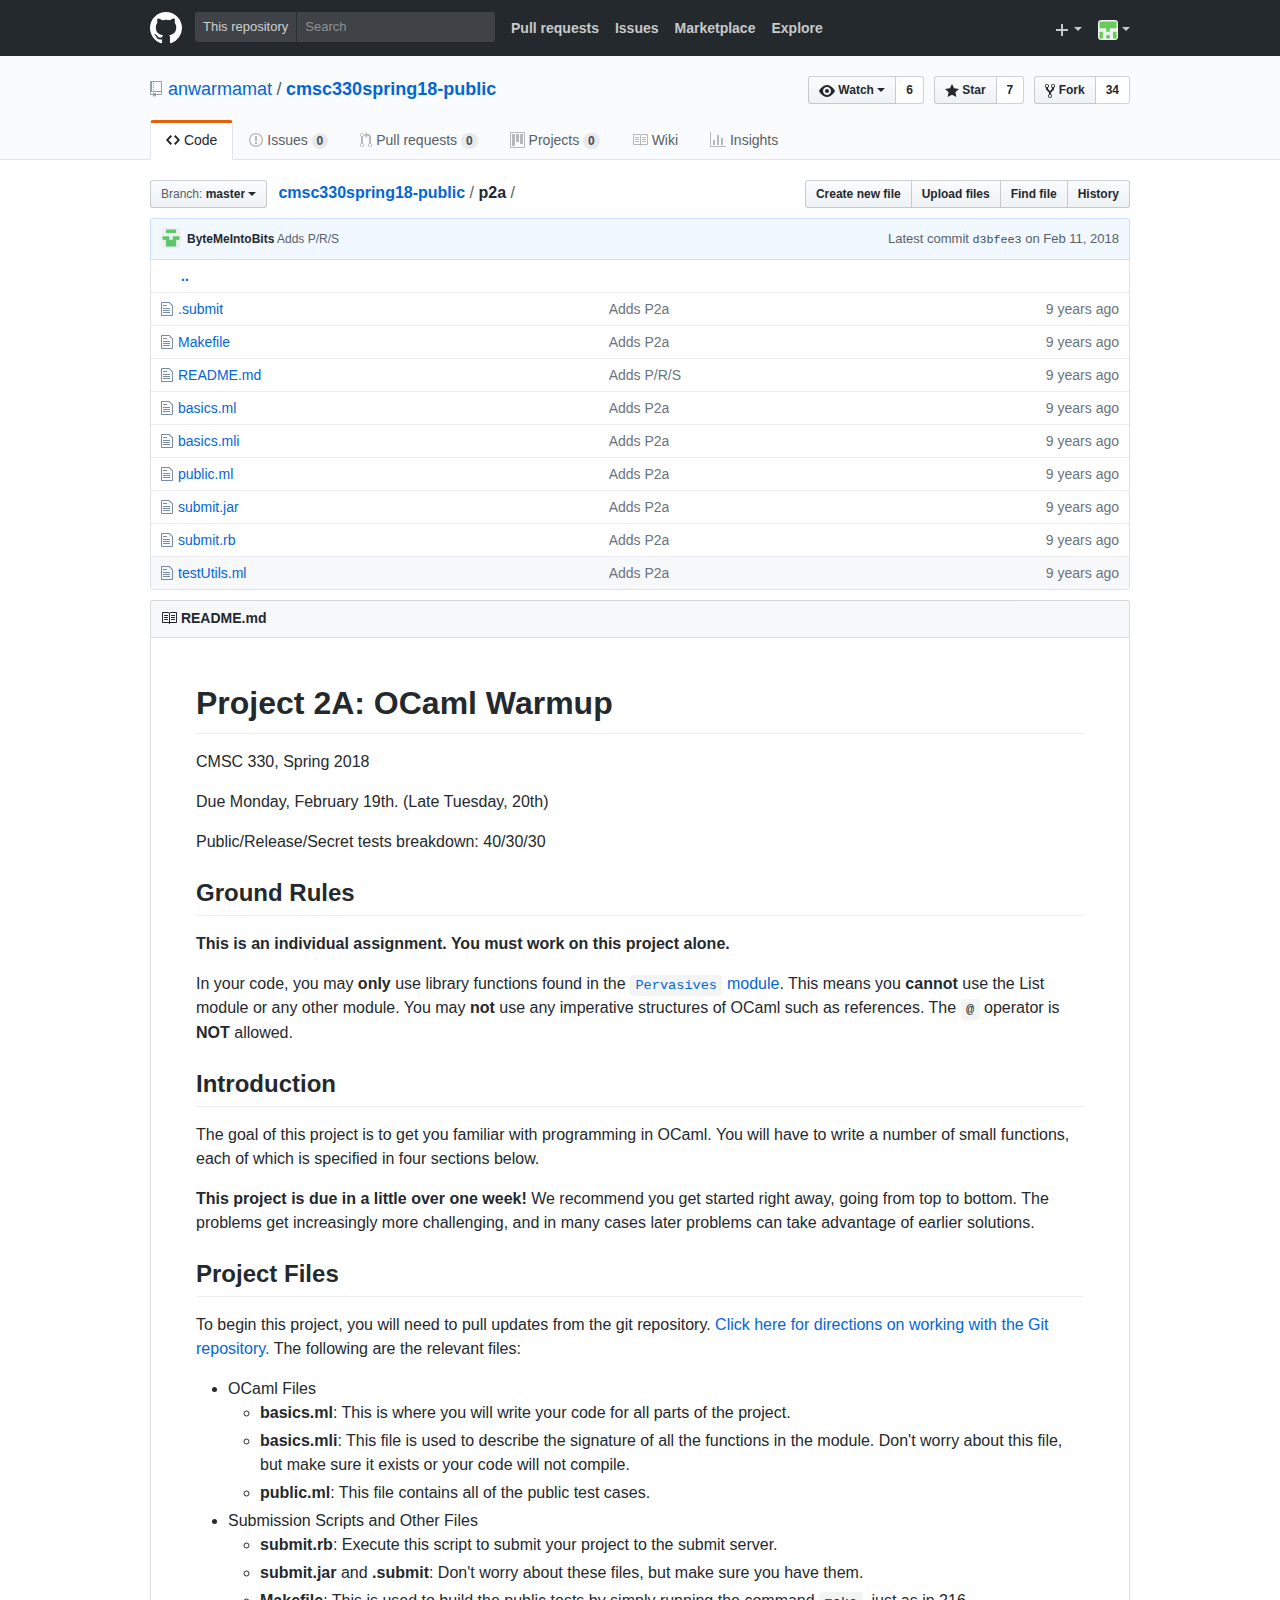
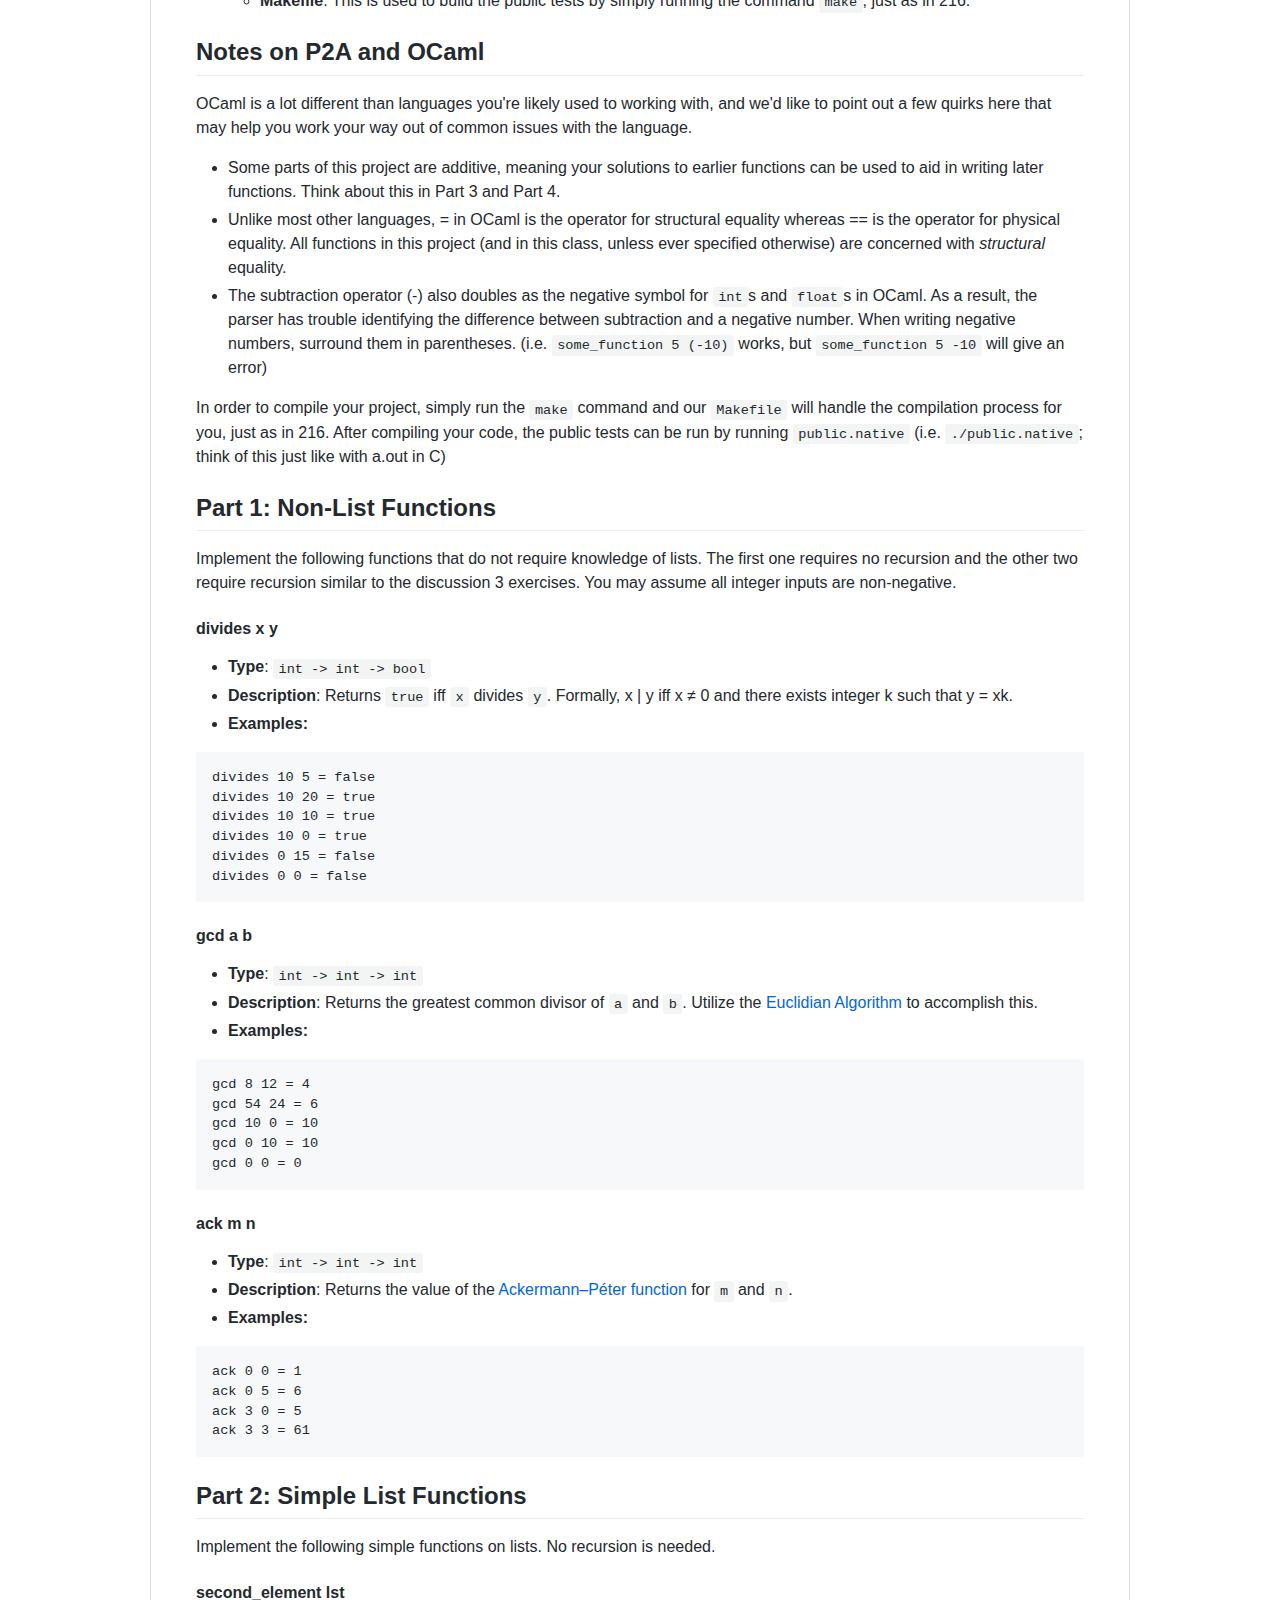
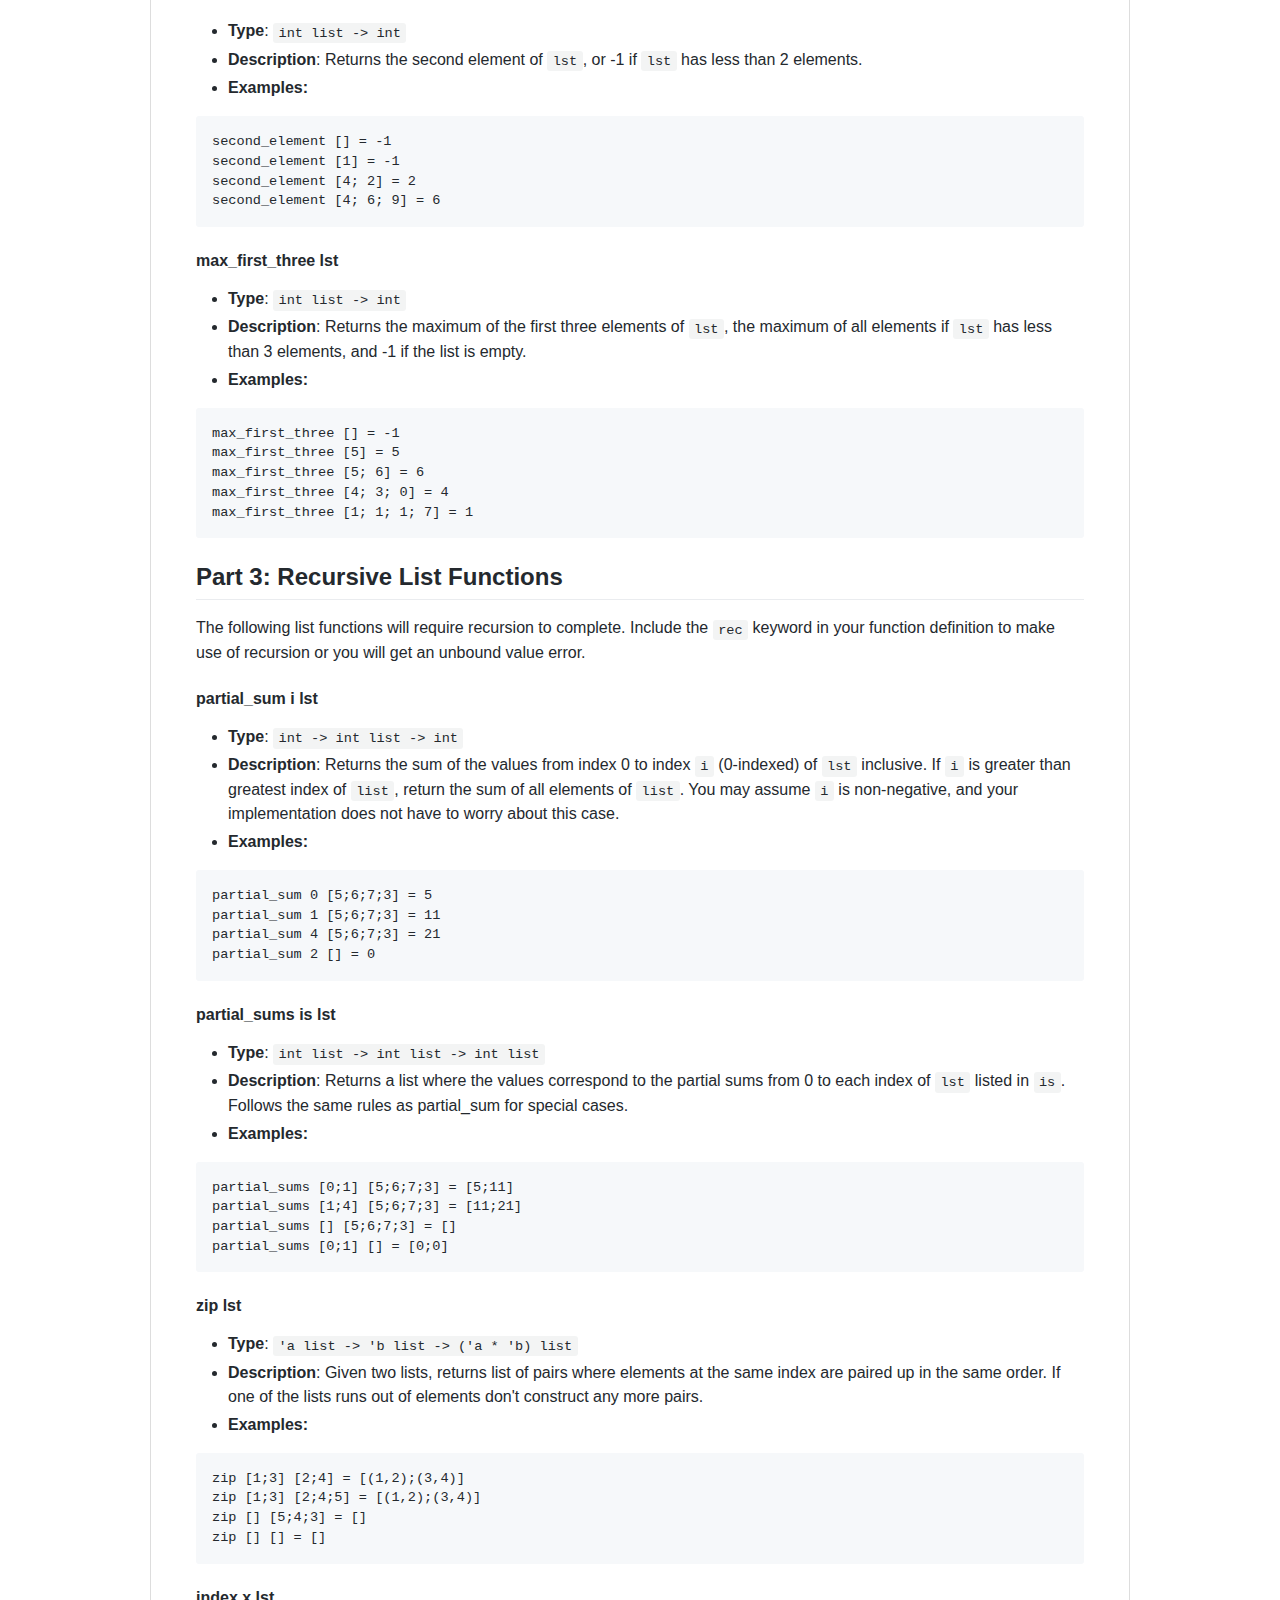
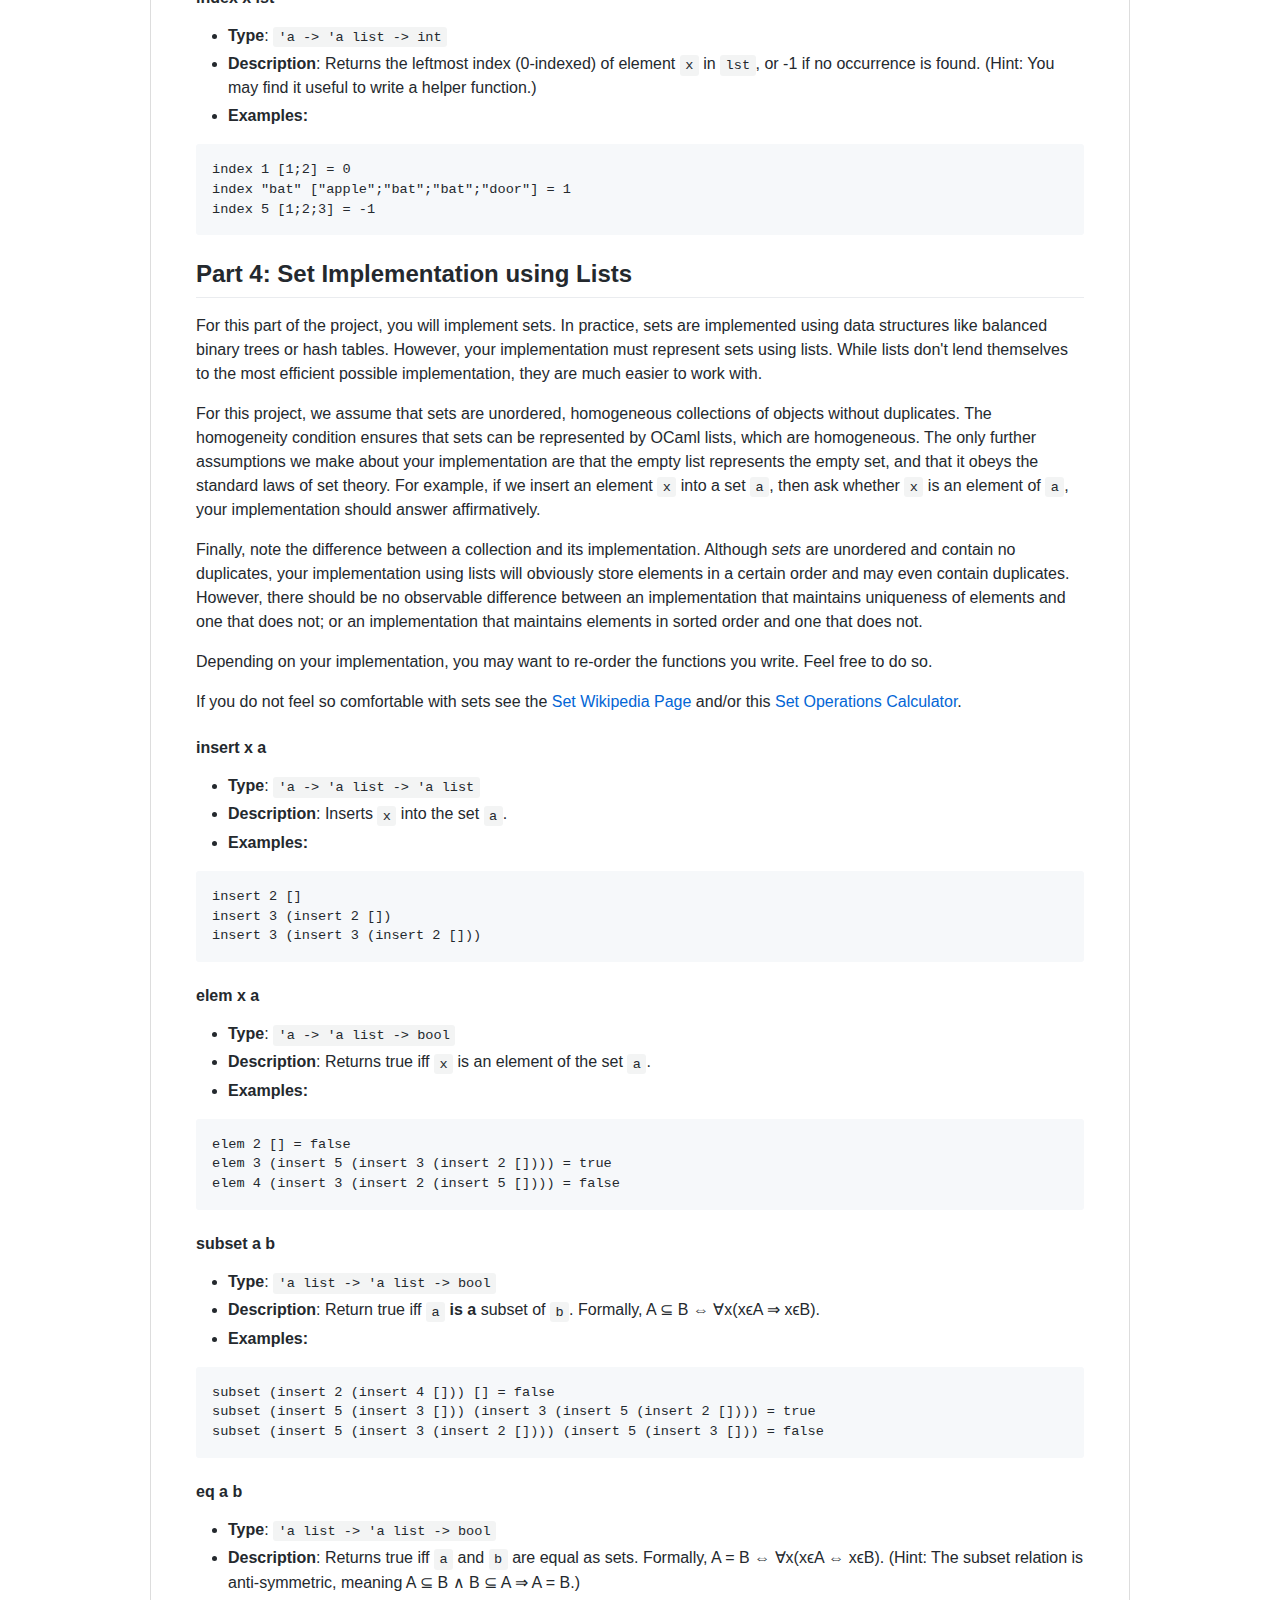
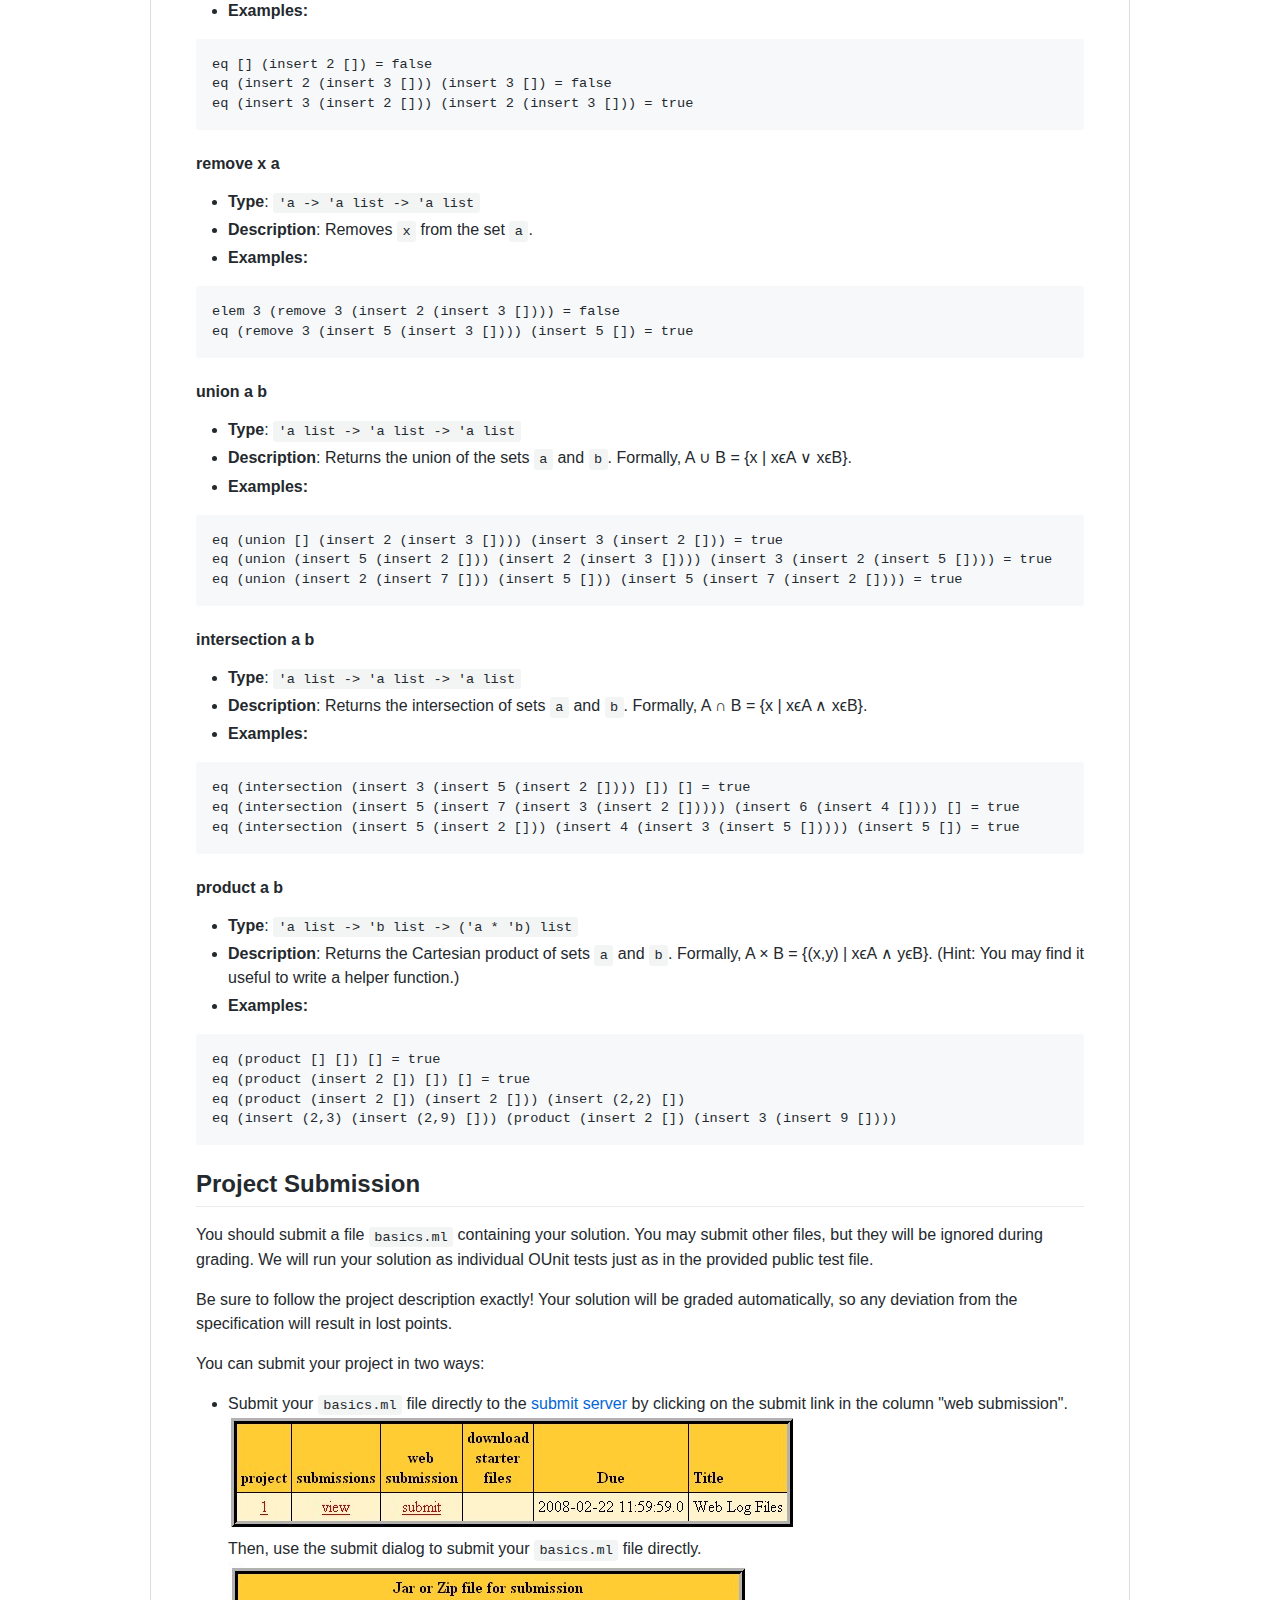
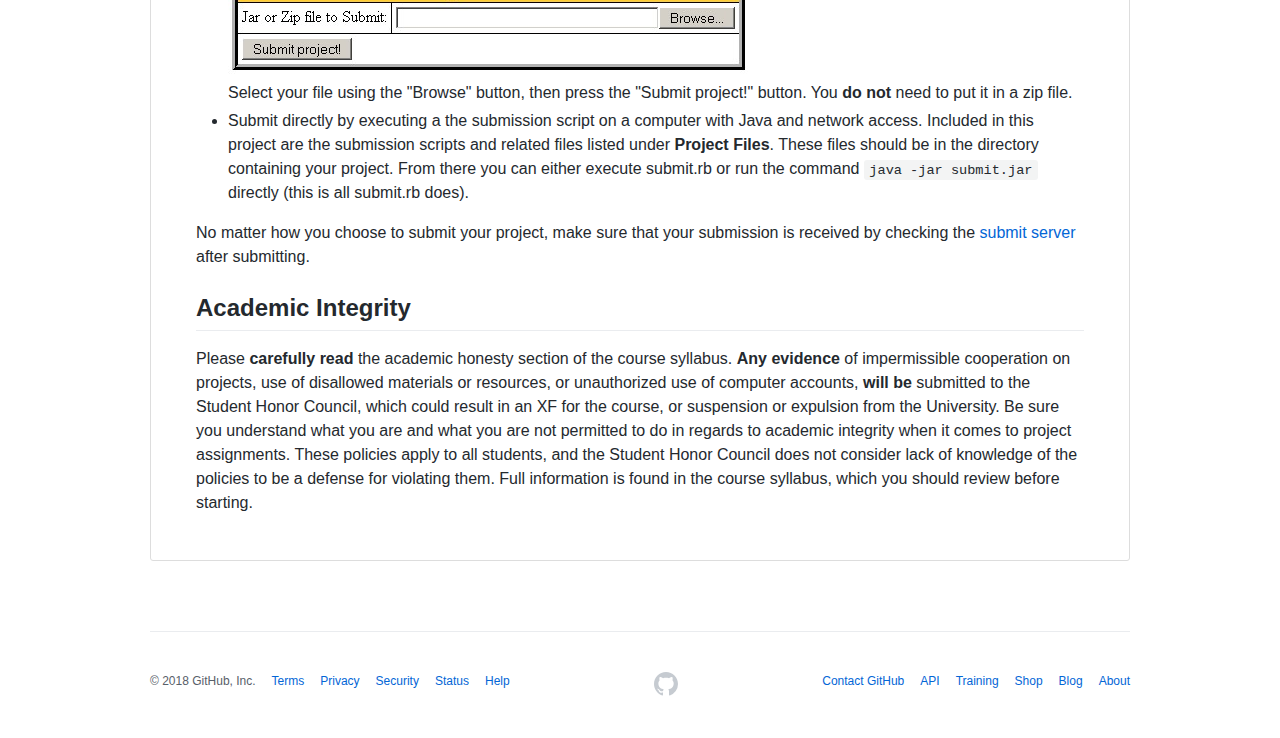
<file: images/cmsc330spring18-public_p2a at master · anwarmamat_cmsc330spring18-public.html>
<!DOCTYPE html>
<!-- saved from url=(0068)https://github.com/anwarmamat/cmsc330spring18-public/tree/master/p2a -->
<html lang="en" class="gr__github_com"><head><meta http-equiv="Content-Type" content="text/html; charset=UTF-8">
    
  <link rel="dns-prefetch" href="https://assets-cdn.github.com/">
  <link rel="dns-prefetch" href="https://avatars0.githubusercontent.com/">
  <link rel="dns-prefetch" href="https://avatars1.githubusercontent.com/">
  <link rel="dns-prefetch" href="https://avatars2.githubusercontent.com/">
  <link rel="dns-prefetch" href="https://avatars3.githubusercontent.com/">
  <link rel="dns-prefetch" href="https://github-cloud.s3.amazonaws.com/">
  <link rel="dns-prefetch" href="https://user-images.githubusercontent.com/">



  <link crossorigin="anonymous" href="./cmsc330spring18-public_p2a at master · anwarmamat_cmsc330spring18-public_files/frameworks-521cbf980c80.css" integrity="sha512-Uhy/mAyAx1HfsenmjQ85ASpOk5bjt2Ay03pNeixXIvkHlEm5S+N4u0HWfDGhvsGYx4bGyviXWGGPZeIffqYcNA==" media="all" rel="stylesheet">
  <link crossorigin="anonymous" href="./cmsc330spring18-public_p2a at master · anwarmamat_cmsc330spring18-public_files/github-b5aaea3557bf.css" integrity="sha512-tarqNVe/BUUdu+2IPP7ELoJbVpfvnbvxHVQ+1QeiLHSP/WzQXttdlvVeAZDpueAcaZvJqSS4OlkGCfcQWeQ99w==" media="all" rel="stylesheet">
  
  
  
  

  <meta name="viewport" content="width=device-width">
  
  <title>cmsc330spring18-public/p2a at master · anwarmamat/cmsc330spring18-public</title>
  <link rel="search" type="application/opensearchdescription+xml" href="https://github.com/opensearch.xml" title="GitHub">
  <link rel="fluid-icon" href="https://github.com/fluidicon.png" title="GitHub">
  <meta property="fb:app_id" content="1401488693436528">

    
    <meta content="https://avatars3.githubusercontent.com/u/13020470?s=400&amp;v=4" property="og:image"><meta content="GitHub" property="og:site_name"><meta content="object" property="og:type"><meta content="anwarmamat/cmsc330spring18-public" property="og:title"><meta content="https://github.com/anwarmamat/cmsc330spring18-public" property="og:url"><meta content="Contribute to cmsc330spring18-public development by creating an account on GitHub." property="og:description">

  <link rel="assets" href="https://assets-cdn.github.com/">
  <link rel="web-socket" href="wss://live.github.com/_sockets/VjI6MjM5NDQ2ODMyOjQxMTZkMjcxZWJkNTNiOTRkNTJkODQ1NGFiMzg0NzRmMGM0NjMzODFlMjAxMTM0ZGRmZmZiMzk1YjA5Y2YxZmM=--6f1074315fa59353d2f0a13bf42c8db98d4c43eb">
  <meta name="pjax-timeout" content="1000">
  <link rel="sudo-modal" href="https://github.com/sessions/sudo_modal">
  
  

  

    <meta name="google-site-verification" content="KT5gs8h0wvaagLKAVWq8bbeNwnZZK1r1XQysX3xurLU">
  <meta name="google-site-verification" content="ZzhVyEFwb7w3e0-uOTltm8Jsck2F5StVihD0exw2fsA">
  <meta name="google-site-verification" content="GXs5KoUUkNCoaAZn7wPN-t01Pywp9M3sEjnt_3_ZWPc">
    <meta name="google-analytics" content="UA-3769691-2">

<meta content="collector.githubapp.com" name="octolytics-host"><meta content="github" name="octolytics-app-id"><meta content="https://collector.githubapp.com/github-external/browser_event" name="octolytics-event-url"><meta content="E036:88D7:1151AC5:1F43291:5A8740FE" name="octolytics-dimension-request_id"><meta content="iad" name="octolytics-dimension-region_edge"><meta content="iad" name="octolytics-dimension-region_render"><meta content="26035204" name="octolytics-actor-id"><meta content="lookcw" name="octolytics-actor-login"><meta content="110e40d4d2a0fd99415e007f36b3b07c01a3a67c7d8cf2392e9ea91b62368ad1" name="octolytics-actor-hash">
<meta content="https://github.com/hydro_browser_events" name="hydro-events-url">





  <meta class="js-ga-set" name="dimension1" content="Logged In">


  

      <meta name="hostname" content="github.com">
  <meta name="user-login" content="lookcw">

      <meta name="expected-hostname" content="github.com">
    <meta name="js-proxy-site-detection-payload" content="[base64]">

    <meta name="enabled-features" content="UNIVERSE_BANNER,FREE_TRIALS,MARKETPLACE_HERO_CARD_UPLOADER,MARKETPLACE_INSIGHTS,MARKETPLACE_INSIGHTS_CONVERSION_PERCENTAGES">

  <meta name="html-safe-nonce" content="ec3b01055274ee17cbdcb7eb06cac06b5464da94">

  <meta http-equiv="x-pjax-version" content="37db13fcd1129ded0f8aff86aef46d89">
  

      <link href="https://github.com/anwarmamat/cmsc330spring18-public/commits/master.atom" rel="alternate" title="Recent Commits to cmsc330spring18-public:master" type="application/atom+xml">

  <meta name="description" content="Contribute to cmsc330spring18-public development by creating an account on GitHub.">
  <meta name="go-import" content="github.com/anwarmamat/cmsc330spring18-public git https://github.com/anwarmamat/cmsc330spring18-public.git">

  <meta content="13020470" name="octolytics-dimension-user_id"><meta content="anwarmamat" name="octolytics-dimension-user_login"><meta content="118504115" name="octolytics-dimension-repository_id"><meta content="anwarmamat/cmsc330spring18-public" name="octolytics-dimension-repository_nwo"><meta content="true" name="octolytics-dimension-repository_public"><meta content="false" name="octolytics-dimension-repository_is_fork"><meta content="118504115" name="octolytics-dimension-repository_network_root_id"><meta content="anwarmamat/cmsc330spring18-public" name="octolytics-dimension-repository_network_root_nwo"><meta content="false" name="octolytics-dimension-repository_explore_github_marketplace_ci_cta_shown">


    


  <meta name="browser-stats-url" content="https://api.github.com/_private/browser/stats">

  <meta name="browser-errors-url" content="https://api.github.com/_private/browser/errors">

  <link rel="mask-icon" href="https://assets-cdn.github.com/pinned-octocat.svg" color="#000000">
  <link rel="icon" type="image/x-icon" class="js-site-favicon" href="https://assets-cdn.github.com/favicon.ico">

<meta name="theme-color" content="#1e2327">


  <meta name="u2f-support" content="true">

<link rel="manifest" href="https://github.com/manifest.json" crossorigin="use-credentials">

  <meta name="selected-link" value="repo_source" data-pjax-transient="true"><meta content="/&lt;user-name&gt;/&lt;repo-name&gt;/files/disambiguate" data-pjax-transient="true" name="analytics-location"><meta name="request-id" content="E068:88D7:1161595:1F5EAFF:5A8742F3" data-pjax-transient="true"><link rel="canonical" href="https://github.com/anwarmamat/cmsc330spring18-public/tree/master/p2a" data-pjax-transient="true"><link href="https://github.com/anwarmamat/cmsc330spring18-public/commits/master.atom" rel="alternate" title="Recent Commits to cmsc330spring18-public:master" type="application/atom+xml" data-pjax-transient="true"></head>

  <body class="logged-in env-production intent-mouse" data-gr-c-s-loaded="true">
    

  <div class="position-relative js-header-wrapper ">
    <a href="https://github.com/anwarmamat/cmsc330spring18-public/tree/master/p2a#start-of-content" tabindex="1" class="bg-black text-white p-3 show-on-focus js-skip-to-content">Skip to content</a>
    <div id="js-pjax-loader-bar" class="pjax-loader-bar"><div class="progress" style="transition: width 0.4s ease 0s; width: 100%;"></div></div>

    
    
    



        
<header class="Header  f5" role="banner">
  <div class="d-flex px-3 flex-justify-between container-lg">
    <div class="d-flex flex-justify-between ">
      <div class="">
        <a class="header-logo-invertocat" href="https://github.com/" data-hotkey="g d" aria-label="Homepage" data-ga-click="Header, go to dashboard, icon:logo">
  <svg aria-hidden="true" class="octicon octicon-mark-github" height="32" version="1.1" viewBox="0 0 16 16" width="32"><path fill-rule="evenodd" d="M8 0C3.58 0 0 3.58 0 8c0 3.54 2.29 6.53 5.47 7.59.4.07.55-.17.55-.38 0-.19-.01-.82-.01-1.49-2.01.37-2.53-.49-2.69-.94-.09-.23-.48-.94-.82-1.13-.28-.15-.68-.52-.01-.53.63-.01 1.08.58 1.23.82.72 1.21 1.87.87 2.33.66.07-.52.28-.87.51-1.07-1.78-.2-3.64-.89-3.64-3.95 0-.87.31-1.59.82-2.15-.08-.2-.36-1.02.08-2.12 0 0 .67-.21 2.2.82.64-.18 1.32-.27 2-.27.68 0 1.36.09 2 .27 1.53-1.04 2.2-.82 2.2-.82.44 1.1.16 1.92.08 2.12.51.56.82 1.27.82 2.15 0 3.07-1.87 3.75-3.65 3.95.29.25.54.73.54 1.48 0 1.07-.01 1.93-.01 2.2 0 .21.15.46.55.38A8.013 8.013 0 0 0 16 8c0-4.42-3.58-8-8-8z"></path></svg>
</a>

      </div>

    </div>

    <div class="HeaderMenu d-flex flex-justify-between flex-auto">
      <div class="d-flex">
            <div class="">
              <div class="header-search scoped-search site-scoped-search js-site-search" role="search">
  <!-- '"` --><!-- </textarea></xmp> --><form accept-charset="UTF-8" action="https://github.com/anwarmamat/cmsc330spring18-public/search" class="js-site-search-form" data-scoped-search-url="/anwarmamat/cmsc330spring18-public/search" data-unscoped-search-url="/search" method="get"><div style="margin:0;padding:0;display:inline"><input name="utf8" type="hidden" value="✓"></div>
    <label class="form-control header-search-wrapper js-chromeless-input-container">
        <a href="https://github.com/anwarmamat/cmsc330spring18-public" class="header-search-scope no-underline">This repository</a>
      <input type="text" class="form-control header-search-input js-site-search-focus js-site-search-field is-clearable" data-hotkey="s" name="q" value="" placeholder="Search" aria-label="Search this repository" data-unscoped-placeholder="Search GitHub" data-scoped-placeholder="Search" autocapitalize="off">
        <input type="hidden" class="js-site-search-type-field" name="type">
    </label>
</form></div>

            </div>

          <ul class="d-flex pl-2 flex-items-center text-bold list-style-none" role="navigation">
            <li>
              <a href="https://github.com/pulls" aria-label="Pull requests you created" class="js-selected-navigation-item HeaderNavlink px-2" data-ga-click="Header, click, Nav menu - item:pulls context:user" data-hotkey="g p" data-selected-links="/pulls /pulls/assigned /pulls/mentioned /pulls">
                Pull requests
</a>            </li>
            <li>
              <a href="https://github.com/issues" aria-label="Issues you created" class="js-selected-navigation-item HeaderNavlink px-2" data-ga-click="Header, click, Nav menu - item:issues context:user" data-hotkey="g i" data-selected-links="/issues /issues/assigned /issues/mentioned /issues">
                Issues
</a>            </li>
                <li>
                  <a href="https://github.com/marketplace" class="js-selected-navigation-item HeaderNavlink px-2" data-ga-click="Header, click, Nav menu - item:marketplace context:user" data-selected-links=" /marketplace">
                    Marketplace
</a>                </li>
            <li>
              <a href="https://github.com/explore" class="js-selected-navigation-item HeaderNavlink px-2" data-ga-click="Header, click, Nav menu - item:explore" data-selected-links="/explore /trending /trending/developers /integrations /integrations/feature/code /integrations/feature/collaborate /integrations/feature/ship showcases showcases_search showcases_landing /explore">
                Explore
</a>            </li>
          </ul>
      </div>

      <div class="d-flex">
        
<ul class="user-nav d-flex flex-items-center list-style-none" id="user-links">
  <li class="dropdown js-menu-container">
    <span class="d-inline-block  px-2">
      

    </span>
  </li>

  <li class="dropdown js-menu-container">
    <details class="dropdown-details details-reset js-dropdown-details d-flex px-2 flex-items-center">
      <summary class="HeaderNavlink" aria-label="Create new…" data-ga-click="Header, create new, icon:add">
        <svg aria-hidden="true" class="octicon octicon-plus float-left mr-1 mt-1" height="16" version="1.1" viewBox="0 0 12 16" width="12"><path fill-rule="evenodd" d="M12 9H7v5H5V9H0V7h5V2h2v5h5z"></path></svg>
        <span class="dropdown-caret mt-1"></span>
      </summary>

      <ul class="dropdown-menu dropdown-menu-sw">
        
<a class="dropdown-item" href="https://github.com/new" data-ga-click="Header, create new repository">
  New repository
</a>

  <a class="dropdown-item" href="https://github.com/new/import" data-ga-click="Header, import a repository">
    Import repository
  </a>

<a class="dropdown-item" href="https://gist.github.com/" data-ga-click="Header, create new gist">
  New gist
</a>

  <a class="dropdown-item" href="https://github.com/organizations/new" data-ga-click="Header, create new organization">
    New organization
  </a>



  <div class="dropdown-divider"></div>
  <div class="dropdown-header">
    <span title="anwarmamat/cmsc330spring18-public">This repository</span>
  </div>
    <a class="dropdown-item" href="https://github.com/anwarmamat/cmsc330spring18-public/issues/new" data-ga-click="Header, create new issue">
      New issue
    </a>

      </ul>
    </details>
  </li>

  <li class="dropdown js-menu-container">

    <details class="dropdown-details details-reset js-dropdown-details d-flex pl-2 flex-items-center">
      <summary class="HeaderNavlink name mt-1" aria-label="View profile and more" data-ga-click="Header, show menu, icon:avatar">
        <img alt="@lookcw" class="avatar float-left mr-1" src="./cmsc330spring18-public_p2a at master · anwarmamat_cmsc330spring18-public_files/26035204" height="20" width="20">
        <span class="dropdown-caret"></span>
      </summary>

      <ul class="dropdown-menu dropdown-menu-sw">
        <li class="dropdown-header header-nav-current-user css-truncate">
          Signed in as <strong class="css-truncate-target">lookcw</strong>
        </li>

        <li class="dropdown-divider"></li>

        <li><a class="dropdown-item" href="https://github.com/lookcw" data-ga-click="Header, go to profile, text:your profile">
          Your profile
        </a></li>
        <li><a class="dropdown-item" href="https://github.com/lookcw?tab=stars" data-ga-click="Header, go to starred repos, text:your stars">
          Your stars
        </a></li>
          <li><a class="dropdown-item" href="https://gist.github.com/" data-ga-click="Header, your gists, text:your gists">Your gists</a></li>

        <li class="dropdown-divider"></li>

        <li><a class="dropdown-item" href="https://help.github.com/" data-ga-click="Header, go to help, text:help">
          Help
        </a></li>

        <li><a class="dropdown-item" href="https://github.com/settings/profile" data-ga-click="Header, go to settings, icon:settings">
          Settings
        </a></li>

        <li><!-- '"` --><!-- </textarea></xmp> --><form accept-charset="UTF-8" action="https://github.com/logout" class="logout-form" method="post"><div style="margin:0;padding:0;display:inline"><input name="utf8" type="hidden" value="✓"><input name="authenticity_token" type="hidden" value="pE1eHkdA9JIGvq9VYynHn2T/CAz4+gA4WhNUzxoKkCnBkU+2iYtjbbTdDR1qnAesMkrmv2U6A1JUrazaHyPv7A=="></div>
          <button type="submit" class="dropdown-item dropdown-signout" data-ga-click="Header, sign out, icon:logout">
            Sign out
          </button>
        </form></li>
      </ul>
    </details>
  </li>
</ul>



        <!-- '"` --><!-- </textarea></xmp> --><form accept-charset="UTF-8" action="https://github.com/logout" class="sr-only right-0" method="post"><div style="margin:0;padding:0;display:inline"><input name="utf8" type="hidden" value="✓"><input name="authenticity_token" type="hidden" value="HHQapakfXDTZRr72/jLGqX4IImTMLoUl8GE1owLe/Vt5qAsNZ9TLy2slHL73hwaaKL3M11Huhk/+3822B/eCng=="></div>
          <button type="submit" class="dropdown-item dropdown-signout" data-ga-click="Header, sign out, icon:logout">
            Sign out
          </button>
</form>      </div>
    </div>
  </div>
</header>

      

  </div>

  <div id="start-of-content" class="show-on-focus"></div>

    <div id="js-flash-container">
</div>



  <div role="main" class="application-main ">
        <div itemscope="" itemtype="http://schema.org/SoftwareSourceCode" class="">
    <div id="js-repo-pjax-container" data-pjax-container=""><div class="pagehead repohead instapaper_ignore readability-menu experiment-repo-nav  ">
    <div class="repohead-details-container clearfix container">

      <ul class="pagehead-actions">
  <li>
        <!-- '"` --><!-- </textarea></xmp> --><form accept-charset="UTF-8" action="https://github.com/notifications/subscribe" class="js-social-container" data-autosubmit="true" data-remote="true" method="post"><div style="margin:0;padding:0;display:inline"><input name="utf8" type="hidden" value="✓"><input name="authenticity_token" type="hidden" value="vczqewGP5390h9F1BDbuyWq1tgACA0Qt9rPpssinNlRIqvliQTCOSjACx7xrFjgieIC9jbFGGanGFPEOpZG4uQ=="></div>      <input class="form-control" id="repository_id" name="repository_id" type="hidden" value="118504115">

        <div class="select-menu js-menu-container js-select-menu">
          <a href="https://github.com/anwarmamat/cmsc330spring18-public/subscription" class="btn btn-sm btn-with-count select-menu-button js-menu-target" role="button" aria-haspopup="true" aria-expanded="false" aria-label="Toggle repository notifications menu" data-ga-click="Repository, click Watch settings, action:files#disambiguate">
            <span class="js-select-button">
                <svg aria-hidden="true" class="octicon octicon-eye" height="16" version="1.1" viewBox="0 0 16 16" width="16"><path fill-rule="evenodd" d="M8.06 2C3 2 0 8 0 8s3 6 8.06 6C13 14 16 8 16 8s-3-6-7.94-6zM8 12c-2.2 0-4-1.78-4-4 0-2.2 1.8-4 4-4 2.22 0 4 1.8 4 4 0 2.22-1.78 4-4 4zm2-4c0 1.11-.89 2-2 2-1.11 0-2-.89-2-2 0-1.11.89-2 2-2 1.11 0 2 .89 2 2z"></path></svg>
                Watch
            </span>
          </a>
          <a class="social-count js-social-count" href="https://github.com/anwarmamat/cmsc330spring18-public/watchers" aria-label="6 users are watching this repository">
            6
          </a>

        <div class="select-menu-modal-holder">
          <div class="select-menu-modal subscription-menu-modal js-menu-content">
            <div class="select-menu-header js-navigation-enable" tabindex="-1">
              <svg aria-label="Close" class="octicon octicon-x js-menu-close" height="16" role="img" version="1.1" viewBox="0 0 12 16" width="12"><path fill-rule="evenodd" d="M7.48 8l3.75 3.75-1.48 1.48L6 9.48l-3.75 3.75-1.48-1.48L4.52 8 .77 4.25l1.48-1.48L6 6.52l3.75-3.75 1.48 1.48z"></path></svg>
              <span class="select-menu-title">Notifications</span>
            </div>

              <div class="select-menu-list js-navigation-container" role="menu">

                <div class="select-menu-item js-navigation-item selected" role="menuitem" tabindex="0">
                  <svg aria-hidden="true" class="octicon octicon-check select-menu-item-icon" height="16" version="1.1" viewBox="0 0 12 16" width="12"><path fill-rule="evenodd" d="M12 5l-8 8-4-4 1.5-1.5L4 10l6.5-6.5z"></path></svg>
                  <div class="select-menu-item-text">
                    <input checked="checked" id="do_included" name="do" type="radio" value="included">
                    <span class="select-menu-item-heading">Not watching</span>
                    <span class="description">Be notified when participating or @mentioned.</span>
                    <span class="js-select-button-text hidden-select-button-text">
                      <svg aria-hidden="true" class="octicon octicon-eye" height="16" version="1.1" viewBox="0 0 16 16" width="16"><path fill-rule="evenodd" d="M8.06 2C3 2 0 8 0 8s3 6 8.06 6C13 14 16 8 16 8s-3-6-7.94-6zM8 12c-2.2 0-4-1.78-4-4 0-2.2 1.8-4 4-4 2.22 0 4 1.8 4 4 0 2.22-1.78 4-4 4zm2-4c0 1.11-.89 2-2 2-1.11 0-2-.89-2-2 0-1.11.89-2 2-2 1.11 0 2 .89 2 2z"></path></svg>
                      Watch
                    </span>
                  </div>
                </div>

                <div class="select-menu-item js-navigation-item " role="menuitem" tabindex="0">
                  <svg aria-hidden="true" class="octicon octicon-check select-menu-item-icon" height="16" version="1.1" viewBox="0 0 12 16" width="12"><path fill-rule="evenodd" d="M12 5l-8 8-4-4 1.5-1.5L4 10l6.5-6.5z"></path></svg>
                  <div class="select-menu-item-text">
                    <input id="do_subscribed" name="do" type="radio" value="subscribed">
                    <span class="select-menu-item-heading">Watching</span>
                    <span class="description">Be notified of all conversations.</span>
                    <span class="js-select-button-text hidden-select-button-text">
                      <svg aria-hidden="true" class="octicon octicon-eye" height="16" version="1.1" viewBox="0 0 16 16" width="16"><path fill-rule="evenodd" d="M8.06 2C3 2 0 8 0 8s3 6 8.06 6C13 14 16 8 16 8s-3-6-7.94-6zM8 12c-2.2 0-4-1.78-4-4 0-2.2 1.8-4 4-4 2.22 0 4 1.8 4 4 0 2.22-1.78 4-4 4zm2-4c0 1.11-.89 2-2 2-1.11 0-2-.89-2-2 0-1.11.89-2 2-2 1.11 0 2 .89 2 2z"></path></svg>
                        Unwatch
                    </span>
                  </div>
                </div>

                <div class="select-menu-item js-navigation-item " role="menuitem" tabindex="0">
                  <svg aria-hidden="true" class="octicon octicon-check select-menu-item-icon" height="16" version="1.1" viewBox="0 0 12 16" width="12"><path fill-rule="evenodd" d="M12 5l-8 8-4-4 1.5-1.5L4 10l6.5-6.5z"></path></svg>
                  <div class="select-menu-item-text">
                    <input id="do_ignore" name="do" type="radio" value="ignore">
                    <span class="select-menu-item-heading">Ignoring</span>
                    <span class="description">Never be notified.</span>
                    <span class="js-select-button-text hidden-select-button-text">
                      <svg aria-hidden="true" class="octicon octicon-mute" height="16" version="1.1" viewBox="0 0 16 16" width="16"><path fill-rule="evenodd" d="M8 2.81v10.38c0 .67-.81 1-1.28.53L3 10H1c-.55 0-1-.45-1-1V7c0-.55.45-1 1-1h2l3.72-3.72C7.19 1.81 8 2.14 8 2.81zm7.53 3.22l-1.06-1.06-1.97 1.97-1.97-1.97-1.06 1.06L11.44 8 9.47 9.97l1.06 1.06 1.97-1.97 1.97 1.97 1.06-1.06L13.56 8l1.97-1.97z"></path></svg>
                        Stop ignoring
                    </span>
                  </div>
                </div>

              </div>

            </div>
          </div>
        </div>
</form>
  </li>

  <li>
    
  <div class="js-toggler-container js-social-container starring-container ">
    <!-- '"` --><!-- </textarea></xmp> --><form accept-charset="UTF-8" action="https://github.com/anwarmamat/cmsc330spring18-public/unstar" class="starred js-social-form" method="post"><div style="margin:0;padding:0;display:inline"><input name="utf8" type="hidden" value="✓"><input name="authenticity_token" type="hidden" value="olmZmN3B9wtkxzcqpiVG+INUGibSmWYaVHIdzk8SghAmO3c5+cMU9spGnjBT68xr29hgb3LF+R6yPgDwQucU8A=="></div>
      <input type="hidden" name="context" value="repository">
      <button type="submit" class="btn btn-sm btn-with-count js-toggler-target" aria-label="Unstar this repository" title="Unstar anwarmamat/cmsc330spring18-public" data-ga-click="Repository, click unstar button, action:files#disambiguate; text:Unstar">
        <svg aria-hidden="true" class="octicon octicon-star" height="16" version="1.1" viewBox="0 0 14 16" width="14"><path fill-rule="evenodd" d="M14 6l-4.9-.64L7 1 4.9 5.36 0 6l3.6 3.26L2.67 14 7 11.67 11.33 14l-.93-4.74z"></path></svg>
        Unstar
      </button>
        <a class="social-count js-social-count" href="https://github.com/anwarmamat/cmsc330spring18-public/stargazers" aria-label="7 users starred this repository">
          7
        </a>
</form>
    <!-- '"` --><!-- </textarea></xmp> --><form accept-charset="UTF-8" action="https://github.com/anwarmamat/cmsc330spring18-public/star" class="unstarred js-social-form" method="post"><div style="margin:0;padding:0;display:inline"><input name="utf8" type="hidden" value="✓"><input name="authenticity_token" type="hidden" value="jCn6vYULKmsHk3QgAJ3WOmkTAtRev8Zn4hJoltbda0CDz9kOD6Ojc8pw4yaxzIU7V8WHwiQgay9Ist1dN99wQA=="></div>
      <input type="hidden" name="context" value="repository">
      <button type="submit" class="btn btn-sm btn-with-count js-toggler-target" aria-label="Star this repository" title="Star anwarmamat/cmsc330spring18-public" data-ga-click="Repository, click star button, action:files#disambiguate; text:Star">
        <svg aria-hidden="true" class="octicon octicon-star" height="16" version="1.1" viewBox="0 0 14 16" width="14"><path fill-rule="evenodd" d="M14 6l-4.9-.64L7 1 4.9 5.36 0 6l3.6 3.26L2.67 14 7 11.67 11.33 14l-.93-4.74z"></path></svg>
        Star
      </button>
        <a class="social-count js-social-count" href="https://github.com/anwarmamat/cmsc330spring18-public/stargazers" aria-label="7 users starred this repository">
          7
        </a>
</form>  </div>

  </li>

  <li>
          <!-- '"` --><!-- </textarea></xmp> --><form accept-charset="UTF-8" action="https://github.com/anwarmamat/cmsc330spring18-public/fork" class="btn-with-count" method="post"><div style="margin:0;padding:0;display:inline"><input name="utf8" type="hidden" value="✓"><input name="authenticity_token" type="hidden" value="Y6D5fRjnRIYbnYtgh9XXewSYttAN78horu/E1BEE8xqPaxDefRxPs+lmiCkz2foC0Cc/TTNDrFMmJXezbrx/WQ=="></div>
            <button type="submit" class="btn btn-sm btn-with-count" data-ga-click="Repository, show fork modal, action:files#disambiguate; text:Fork" title="Fork your own copy of anwarmamat/cmsc330spring18-public to your account" aria-label="Fork your own copy of anwarmamat/cmsc330spring18-public to your account">
              <svg aria-hidden="true" class="octicon octicon-repo-forked" height="16" version="1.1" viewBox="0 0 10 16" width="10"><path fill-rule="evenodd" d="M8 1a1.993 1.993 0 0 0-1 3.72V6L5 8 3 6V4.72A1.993 1.993 0 0 0 2 1a1.993 1.993 0 0 0-1 3.72V6.5l3 3v1.78A1.993 1.993 0 0 0 5 15a1.993 1.993 0 0 0 1-3.72V9.5l3-3V4.72A1.993 1.993 0 0 0 8 1zM2 4.2C1.34 4.2.8 3.65.8 3c0-.65.55-1.2 1.2-1.2.65 0 1.2.55 1.2 1.2 0 .65-.55 1.2-1.2 1.2zm3 10c-.66 0-1.2-.55-1.2-1.2 0-.65.55-1.2 1.2-1.2.65 0 1.2.55 1.2 1.2 0 .65-.55 1.2-1.2 1.2zm3-10c-.66 0-1.2-.55-1.2-1.2 0-.65.55-1.2 1.2-1.2.65 0 1.2.55 1.2 1.2 0 .65-.55 1.2-1.2 1.2z"></path></svg>
              Fork
            </button>
</form>
    <a href="https://github.com/anwarmamat/cmsc330spring18-public/network" class="social-count" aria-label="34 users forked this repository">
      34
    </a>
  </li>
</ul>

      <h1 class="public ">
  <svg aria-hidden="true" class="octicon octicon-repo" height="16" version="1.1" viewBox="0 0 12 16" width="12"><path fill-rule="evenodd" d="M4 9H3V8h1v1zm0-3H3v1h1V6zm0-2H3v1h1V4zm0-2H3v1h1V2zm8-1v12c0 .55-.45 1-1 1H6v2l-1.5-1.5L3 16v-2H1c-.55 0-1-.45-1-1V1c0-.55.45-1 1-1h10c.55 0 1 .45 1 1zm-1 10H1v2h2v-1h3v1h5v-2zm0-10H2v9h9V1z"></path></svg>
  <span class="author" itemprop="author"><a href="https://github.com/anwarmamat" class="url fn" rel="author">anwarmamat</a></span><!--
--><span class="path-divider">/</span><!--
--><strong itemprop="name"><a href="https://github.com/anwarmamat/cmsc330spring18-public" data-pjax="#js-repo-pjax-container">cmsc330spring18-public</a></strong>

</h1>

    </div>
    
<nav class="reponav js-repo-nav js-sidenav-container-pjax container" itemscope="" itemtype="http://schema.org/BreadcrumbList" role="navigation" data-pjax="#js-repo-pjax-container">

  <span itemscope="" itemtype="http://schema.org/ListItem" itemprop="itemListElement">
    <a href="https://github.com/anwarmamat/cmsc330spring18-public" class="js-selected-navigation-item selected reponav-item" data-hotkey="g c" data-selected-links="repo_source repo_downloads repo_commits repo_releases repo_tags repo_branches repo_packages /anwarmamat/cmsc330spring18-public" itemprop="url">
      <svg aria-hidden="true" class="octicon octicon-code" height="16" version="1.1" viewBox="0 0 14 16" width="14"><path fill-rule="evenodd" d="M9.5 3L8 4.5 11.5 8 8 11.5 9.5 13 14 8 9.5 3zm-5 0L0 8l4.5 5L6 11.5 2.5 8 6 4.5 4.5 3z"></path></svg>
      <span itemprop="name">Code</span>
      <meta itemprop="position" content="1">
</a>  </span>

    <span itemscope="" itemtype="http://schema.org/ListItem" itemprop="itemListElement">
      <a href="https://github.com/anwarmamat/cmsc330spring18-public/issues" class="js-selected-navigation-item reponav-item" data-hotkey="g i" data-selected-links="repo_issues repo_labels repo_milestones /anwarmamat/cmsc330spring18-public/issues" itemprop="url">
        <svg aria-hidden="true" class="octicon octicon-issue-opened" height="16" version="1.1" viewBox="0 0 14 16" width="14"><path fill-rule="evenodd" d="M7 2.3c3.14 0 5.7 2.56 5.7 5.7s-2.56 5.7-5.7 5.7A5.71 5.71 0 0 1 1.3 8c0-3.14 2.56-5.7 5.7-5.7zM7 1C3.14 1 0 4.14 0 8s3.14 7 7 7 7-3.14 7-7-3.14-7-7-7zm1 3H6v5h2V4zm0 6H6v2h2v-2z"></path></svg>
        <span itemprop="name">Issues</span>
        <span class="Counter">0</span>
        <meta itemprop="position" content="2">
</a>    </span>

  <span itemscope="" itemtype="http://schema.org/ListItem" itemprop="itemListElement">
    <a href="https://github.com/anwarmamat/cmsc330spring18-public/pulls" class="js-selected-navigation-item reponav-item" data-hotkey="g p" data-selected-links="repo_pulls checks /anwarmamat/cmsc330spring18-public/pulls" itemprop="url">
      <svg aria-hidden="true" class="octicon octicon-git-pull-request" height="16" version="1.1" viewBox="0 0 12 16" width="12"><path fill-rule="evenodd" d="M11 11.28V5c-.03-.78-.34-1.47-.94-2.06C9.46 2.35 8.78 2.03 8 2H7V0L4 3l3 3V4h1c.27.02.48.11.69.31.21.2.3.42.31.69v6.28A1.993 1.993 0 0 0 10 15a1.993 1.993 0 0 0 1-3.72zm-1 2.92c-.66 0-1.2-.55-1.2-1.2 0-.65.55-1.2 1.2-1.2.65 0 1.2.55 1.2 1.2 0 .65-.55 1.2-1.2 1.2zM4 3c0-1.11-.89-2-2-2a1.993 1.993 0 0 0-1 3.72v6.56A1.993 1.993 0 0 0 2 15a1.993 1.993 0 0 0 1-3.72V4.72c.59-.34 1-.98 1-1.72zm-.8 10c0 .66-.55 1.2-1.2 1.2-.65 0-1.2-.55-1.2-1.2 0-.65.55-1.2 1.2-1.2.65 0 1.2.55 1.2 1.2zM2 4.2C1.34 4.2.8 3.65.8 3c0-.65.55-1.2 1.2-1.2.65 0 1.2.55 1.2 1.2 0 .65-.55 1.2-1.2 1.2z"></path></svg>
      <span itemprop="name">Pull requests</span>
      <span class="Counter">0</span>
      <meta itemprop="position" content="3">
</a>  </span>

    <a href="https://github.com/anwarmamat/cmsc330spring18-public/projects" class="js-selected-navigation-item reponav-item" data-hotkey="g b" data-selected-links="repo_projects new_repo_project repo_project /anwarmamat/cmsc330spring18-public/projects">
      <svg aria-hidden="true" class="octicon octicon-project" height="16" version="1.1" viewBox="0 0 15 16" width="15"><path fill-rule="evenodd" d="M10 12h3V2h-3v10zm-4-2h3V2H6v8zm-4 4h3V2H2v12zm-1 1h13V1H1v14zM14 0H1a1 1 0 0 0-1 1v14a1 1 0 0 0 1 1h13a1 1 0 0 0 1-1V1a1 1 0 0 0-1-1z"></path></svg>
      Projects
      <span class="Counter">0</span>
</a>
    <a href="https://github.com/anwarmamat/cmsc330spring18-public/wiki" class="js-selected-navigation-item reponav-item" data-hotkey="g w" data-selected-links="repo_wiki /anwarmamat/cmsc330spring18-public/wiki">
      <svg aria-hidden="true" class="octicon octicon-book" height="16" version="1.1" viewBox="0 0 16 16" width="16"><path fill-rule="evenodd" d="M3 5h4v1H3V5zm0 3h4V7H3v1zm0 2h4V9H3v1zm11-5h-4v1h4V5zm0 2h-4v1h4V7zm0 2h-4v1h4V9zm2-6v9c0 .55-.45 1-1 1H9.5l-1 1-1-1H2c-.55 0-1-.45-1-1V3c0-.55.45-1 1-1h5.5l1 1 1-1H15c.55 0 1 .45 1 1zm-8 .5L7.5 3H2v9h6V3.5zm7-.5H9.5l-.5.5V12h6V3z"></path></svg>
      Wiki
</a>

  <a href="https://github.com/anwarmamat/cmsc330spring18-public/pulse" class="js-selected-navigation-item reponav-item" data-selected-links="repo_graphs repo_contributors dependency_graph pulse /anwarmamat/cmsc330spring18-public/pulse">
    <svg aria-hidden="true" class="octicon octicon-graph" height="16" version="1.1" viewBox="0 0 16 16" width="16"><path fill-rule="evenodd" d="M16 14v1H0V0h1v14h15zM5 13H3V8h2v5zm4 0H7V3h2v10zm4 0h-2V6h2v7z"></path></svg>
    Insights
</a>

</nav>


  </div><div class="container new-discussion-timeline experiment-repo-nav  ">
  <div class="repository-content ">

    
  <div class="file-navigation">
    
<div class="select-menu branch-select-menu js-menu-container js-select-menu float-left">
  <button class=" btn btn-sm select-menu-button js-menu-target css-truncate" data-hotkey="w" type="button" aria-label="Switch branches or tags" aria-expanded="false" aria-haspopup="true">
      <i>Branch:</i>
      <span class="js-select-button css-truncate-target">master</span>
  </button>

  <div class="select-menu-modal-holder js-menu-content js-navigation-container" data-pjax="">

    <div class="select-menu-modal">
      <div class="select-menu-header">
        <svg aria-label="Close" class="octicon octicon-x js-menu-close" height="16" role="img" version="1.1" viewBox="0 0 12 16" width="12"><path fill-rule="evenodd" d="M7.48 8l3.75 3.75-1.48 1.48L6 9.48l-3.75 3.75-1.48-1.48L4.52 8 .77 4.25l1.48-1.48L6 6.52l3.75-3.75 1.48 1.48z"></path></svg>
        <span class="select-menu-title">Switch branches/tags</span>
      </div>

      <div class="select-menu-filters">
        <div class="select-menu-text-filter">
          <input type="text" aria-label="Filter branches/tags" id="context-commitish-filter-field" class="form-control js-filterable-field js-navigation-enable" placeholder="Filter branches/tags">
        </div>
        <div class="select-menu-tabs">
          <ul>
            <li class="select-menu-tab">
              <a href="https://github.com/anwarmamat/cmsc330spring18-public/tree/master/p2a#" data-tab-filter="branches" data-filter-placeholder="Filter branches/tags" class="js-select-menu-tab" role="tab">Branches</a>
            </li>
            <li class="select-menu-tab">
              <a href="https://github.com/anwarmamat/cmsc330spring18-public/tree/master/p2a#" data-tab-filter="tags" data-filter-placeholder="Find a tag…" class="js-select-menu-tab" role="tab">Tags</a>
            </li>
          </ul>
        </div>
      </div>

      <div class="select-menu-list select-menu-tab-bucket js-select-menu-tab-bucket" data-tab-filter="branches" role="menu">

        <div data-filterable-for="context-commitish-filter-field" data-filterable-type="substring">


            <a class="select-menu-item js-navigation-item js-navigation-open selected" href="https://github.com/anwarmamat/cmsc330spring18-public/tree/master/p2a" data-name="master" data-skip-pjax="true" rel="nofollow">
              <svg aria-hidden="true" class="octicon octicon-check select-menu-item-icon" height="16" version="1.1" viewBox="0 0 12 16" width="12"><path fill-rule="evenodd" d="M12 5l-8 8-4-4 1.5-1.5L4 10l6.5-6.5z"></path></svg>
              <span class="select-menu-item-text css-truncate-target js-select-menu-filter-text">
                master
              </span>
            </a>
        </div>

          <div class="select-menu-no-results">Nothing to show</div>
      </div>

      <div class="select-menu-list select-menu-tab-bucket js-select-menu-tab-bucket" data-tab-filter="tags">
        <div data-filterable-for="context-commitish-filter-field" data-filterable-type="substring">


        </div>

        <div class="select-menu-no-results">Nothing to show</div>
      </div>

    </div>
  </div>
</div>

    <div class="BtnGroup float-right">
      
  <!-- '"` --><!-- </textarea></xmp> --><form accept-charset="UTF-8" action="https://github.com/anwarmamat/cmsc330spring18-public/new/master/p2a" class="BtnGroup-form" method="post"><div style="margin:0;padding:0;display:inline"><input name="utf8" type="hidden" value="✓"><input name="authenticity_token" type="hidden" value="r24yTWLA4YeE5KcZcvz1e528BkBljb83ggcHC8P+PWh90+TMNgT1sq6C95UvFqZLYkEumWcQW1lpRTfLzNTZRw=="></div>
    <button class="btn btn-sm BtnGroup-item" type="submit" data-disable-with="Creating file…">
      Create new file
    </button>
</form>

        <a href="https://github.com/anwarmamat/cmsc330spring18-public/upload/master/p2a" class="btn btn-sm BtnGroup-item">
          Upload files
        </a>

      <a href="https://github.com/anwarmamat/cmsc330spring18-public/find/master" data-pjax="" data-hotkey="t" class="js-pjax-capture-input btn btn-sm BtnGroup-item empty-icon">
        Find file
      </a>
      <a href="https://github.com/anwarmamat/cmsc330spring18-public/commits/master/p2a" class="btn btn-sm BtnGroup-item empty-icon tooltipped tooltipped-nw" aria-label="Browse commits for this branch">
        History
      </a>
    </div>
    <div class="breadcrumb"><span class="repo-root js-repo-root"><span class="js-path-segment"><a href="https://github.com/anwarmamat/cmsc330spring18-public" data-pjax="true"><span>cmsc330spring18-public</span></a></span></span><span class="separator">/</span><strong class="final-path">p2a</strong><span class="separator">/</span></div>
  </div>

  


  <div class="commit-tease js-details-container Details">
    <span class="float-right">
      Latest commit
      <a class="commit-tease-sha" href="https://github.com/anwarmamat/cmsc330spring18-public/commit/d3bfee36f9de172e4badea5dbabd226d8bb76894" data-pjax="">
        d3bfee3
      </a>
      <span itemprop="dateModified"><relative-time datetime="2018-02-11T19:16:17Z" title="Feb 11, 2018, 2:16 PM EST">5 days ago</relative-time></span>
    </span>


    <div class="d-flex no-wrap">
      
<div class="AvatarStack flex-self-start ">
  <div class="AvatarStack-body tooltipped tooltipped-se tooltipped-align-left-1" aria-label="ByteMeIntoBits">

        <a href="https://github.com/ByteMeIntoBits" data-skip-pjax="true" class="avatar">
          <img src="./cmsc330spring18-public_p2a at master · anwarmamat_cmsc330spring18-public_files/22118924" width="20" height="20" alt="@ByteMeIntoBits">
        </a>
  </div>
</div>

      <div class="flex-auto f6">
        
      <a href="https://github.com/anwarmamat/cmsc330spring18-public/commits?author=ByteMeIntoBits" class="commit-author tooltipped tooltipped-s user-mention" aria-label="View all commits by ByteMeIntoBits">ByteMeIntoBits</a>


  


          <a href="https://github.com/anwarmamat/cmsc330spring18-public/commit/d3bfee36f9de172e4badea5dbabd226d8bb76894" class="message" data-pjax="true" title="Adds P/R/S">Adds P/R/S</a>

      </div>
    </div>
  </div>



<div class="file-wrap">

  <a href="https://github.com/anwarmamat/cmsc330spring18-public/tree/9e1ae6538043bff6f2dc219d99c4194073ed95cc/p2a" class="d-none js-permalink-shortcut" data-hotkey="y">Permalink</a>

  <table class="files js-navigation-container js-active-navigation-container" data-pjax="">
      <tbody><tr class="up-tree js-navigation-item">
        <td></td>
        <td><a href="https://github.com/anwarmamat/cmsc330spring18-public" class="js-navigation-open" rel="nofollow" title="Go to parent directory">..</a></td>
        <td></td>
        <td></td>
      </tr>


    </tbody><tbody>
      <tr class="warning include-fragment-error">
        <td class="icon"><svg aria-hidden="true" class="octicon octicon-alert" height="16" version="1.1" viewBox="0 0 16 16" width="16"><path fill-rule="evenodd" d="M8.865 1.52c-.18-.31-.51-.5-.87-.5s-.69.19-.87.5L.275 13.5c-.18.31-.18.69 0 1 .19.31.52.5.87.5h13.7c.36 0 .69-.19.86-.5.17-.31.18-.69.01-1L8.865 1.52zM8.995 13h-2v-2h2v2zm0-3h-2V6h2v4z"></path></svg></td>
        <td class="content" colspan="3">Failed to load latest commit information.</td>
      </tr>

        <tr class="js-navigation-item">
          <td class="icon">
            <svg aria-hidden="true" class="octicon octicon-file" height="16" version="1.1" viewBox="0 0 12 16" width="12"><path fill-rule="evenodd" d="M6 5H2V4h4v1zM2 8h7V7H2v1zm0 2h7V9H2v1zm0 2h7v-1H2v1zm10-7.5V14c0 .55-.45 1-1 1H1c-.55 0-1-.45-1-1V2c0-.55.45-1 1-1h7.5L12 4.5zM11 5L8 2H1v12h10V5z"></path></svg>
            <img alt="" class="spinner" height="16" src="./cmsc330spring18-public_p2a at master · anwarmamat_cmsc330spring18-public_files/octocat-spinner-32.gif" width="16">
          </td>
          <td class="content">
            <span class="css-truncate css-truncate-target"><a href="https://github.com/anwarmamat/cmsc330spring18-public/blob/master/p2a/.submit" class="js-navigation-open" id="244ec639401ad892889c1a70d29cfe89-03826444693bd27f65a422e1aa041955ec7f2a50" title=".submit">.submit</a></span>
          </td>
          <td class="message">
            <span class="css-truncate css-truncate-target">
                  <a href="https://github.com/anwarmamat/cmsc330spring18-public/commit/a89055e62936f5e0a675d58ae4d228cc55872345" class="message" data-pjax="true" title="Adds P2a">Adds P2a</a>
            </span>
          </td>
          <td class="age">
            <span class="css-truncate css-truncate-target"><time-ago datetime="2018-02-11T02:56:11Z" title="Feb 10, 2018, 9:56 PM EST">6 days ago</time-ago></span>
          </td>
        </tr>
        <tr class="js-navigation-item">
          <td class="icon">
            <svg aria-hidden="true" class="octicon octicon-file" height="16" version="1.1" viewBox="0 0 12 16" width="12"><path fill-rule="evenodd" d="M6 5H2V4h4v1zM2 8h7V7H2v1zm0 2h7V9H2v1zm0 2h7v-1H2v1zm10-7.5V14c0 .55-.45 1-1 1H1c-.55 0-1-.45-1-1V2c0-.55.45-1 1-1h7.5L12 4.5zM11 5L8 2H1v12h10V5z"></path></svg>
            <img alt="" class="spinner" height="16" src="./cmsc330spring18-public_p2a at master · anwarmamat_cmsc330spring18-public_files/octocat-spinner-32.gif" width="16">
          </td>
          <td class="content">
            <span class="css-truncate css-truncate-target"><a href="https://github.com/anwarmamat/cmsc330spring18-public/blob/master/p2a/Makefile" class="js-navigation-open" id="b67911656ef5d18c4ae36cb6741b7965-c85da3911d32a078b3a92c2f6960fe1e4ab752d2" title="Makefile">Makefile</a></span>
          </td>
          <td class="message">
            <span class="css-truncate css-truncate-target">
                  <a href="https://github.com/anwarmamat/cmsc330spring18-public/commit/a89055e62936f5e0a675d58ae4d228cc55872345" class="message" data-pjax="true" title="Adds P2a">Adds P2a</a>
            </span>
          </td>
          <td class="age">
            <span class="css-truncate css-truncate-target"><time-ago datetime="2018-02-11T02:56:11Z" title="Feb 10, 2018, 9:56 PM EST">6 days ago</time-ago></span>
          </td>
        </tr>
        <tr class="js-navigation-item">
          <td class="icon">
            <svg aria-hidden="true" class="octicon octicon-file" height="16" version="1.1" viewBox="0 0 12 16" width="12"><path fill-rule="evenodd" d="M6 5H2V4h4v1zM2 8h7V7H2v1zm0 2h7V9H2v1zm0 2h7v-1H2v1zm10-7.5V14c0 .55-.45 1-1 1H1c-.55 0-1-.45-1-1V2c0-.55.45-1 1-1h7.5L12 4.5zM11 5L8 2H1v12h10V5z"></path></svg>
            <img alt="" class="spinner" height="16" src="./cmsc330spring18-public_p2a at master · anwarmamat_cmsc330spring18-public_files/octocat-spinner-32.gif" width="16">
          </td>
          <td class="content">
            <span class="css-truncate css-truncate-target"><a href="https://github.com/anwarmamat/cmsc330spring18-public/blob/master/p2a/README.md" class="js-navigation-open" id="04c6e90faac2675aa89e2176d2eec7d8-f2f67aac92c013e8f682d3f0966ca8bcb374108d" title="README.md">README.md</a></span>
          </td>
          <td class="message">
            <span class="css-truncate css-truncate-target">
                  <a href="https://github.com/anwarmamat/cmsc330spring18-public/commit/d3bfee36f9de172e4badea5dbabd226d8bb76894" class="message" data-pjax="true" title="Adds P/R/S">Adds P/R/S</a>
            </span>
          </td>
          <td class="age">
            <span class="css-truncate css-truncate-target"><time-ago datetime="2018-02-11T19:16:17Z" title="Feb 11, 2018, 2:16 PM EST">5 days ago</time-ago></span>
          </td>
        </tr>
        <tr class="js-navigation-item">
          <td class="icon">
            <svg aria-hidden="true" class="octicon octicon-file" height="16" version="1.1" viewBox="0 0 12 16" width="12"><path fill-rule="evenodd" d="M6 5H2V4h4v1zM2 8h7V7H2v1zm0 2h7V9H2v1zm0 2h7v-1H2v1zm10-7.5V14c0 .55-.45 1-1 1H1c-.55 0-1-.45-1-1V2c0-.55.45-1 1-1h7.5L12 4.5zM11 5L8 2H1v12h10V5z"></path></svg>
            <img alt="" class="spinner" height="16" src="./cmsc330spring18-public_p2a at master · anwarmamat_cmsc330spring18-public_files/octocat-spinner-32.gif" width="16">
          </td>
          <td class="content">
            <span class="css-truncate css-truncate-target"><a href="https://github.com/anwarmamat/cmsc330spring18-public/blob/master/p2a/basics.ml" class="js-navigation-open" id="4048ae9cd0017243720413d941082d04-2125230530134f5149d922d4db26a9a406f5e8ee" title="basics.ml">basics.ml</a></span>
          </td>
          <td class="message">
            <span class="css-truncate css-truncate-target">
                  <a href="https://github.com/anwarmamat/cmsc330spring18-public/commit/a89055e62936f5e0a675d58ae4d228cc55872345" class="message" data-pjax="true" title="Adds P2a">Adds P2a</a>
            </span>
          </td>
          <td class="age">
            <span class="css-truncate css-truncate-target"><time-ago datetime="2018-02-11T02:56:11Z" title="Feb 10, 2018, 9:56 PM EST">6 days ago</time-ago></span>
          </td>
        </tr>
        <tr class="js-navigation-item">
          <td class="icon">
            <svg aria-hidden="true" class="octicon octicon-file" height="16" version="1.1" viewBox="0 0 12 16" width="12"><path fill-rule="evenodd" d="M6 5H2V4h4v1zM2 8h7V7H2v1zm0 2h7V9H2v1zm0 2h7v-1H2v1zm10-7.5V14c0 .55-.45 1-1 1H1c-.55 0-1-.45-1-1V2c0-.55.45-1 1-1h7.5L12 4.5zM11 5L8 2H1v12h10V5z"></path></svg>
            <img alt="" class="spinner" height="16" src="./cmsc330spring18-public_p2a at master · anwarmamat_cmsc330spring18-public_files/octocat-spinner-32.gif" width="16">
          </td>
          <td class="content">
            <span class="css-truncate css-truncate-target"><a href="https://github.com/anwarmamat/cmsc330spring18-public/blob/master/p2a/basics.mli" class="js-navigation-open" id="fbe493da0e06177a8c38139a8d0ebebd-03e9889a89b7f33d4407301b197d337d4a0c5152" title="basics.mli">basics.mli</a></span>
          </td>
          <td class="message">
            <span class="css-truncate css-truncate-target">
                  <a href="https://github.com/anwarmamat/cmsc330spring18-public/commit/a89055e62936f5e0a675d58ae4d228cc55872345" class="message" data-pjax="true" title="Adds P2a">Adds P2a</a>
            </span>
          </td>
          <td class="age">
            <span class="css-truncate css-truncate-target"><time-ago datetime="2018-02-11T02:56:11Z" title="Feb 10, 2018, 9:56 PM EST">6 days ago</time-ago></span>
          </td>
        </tr>
        <tr class="js-navigation-item">
          <td class="icon">
            <svg aria-hidden="true" class="octicon octicon-file" height="16" version="1.1" viewBox="0 0 12 16" width="12"><path fill-rule="evenodd" d="M6 5H2V4h4v1zM2 8h7V7H2v1zm0 2h7V9H2v1zm0 2h7v-1H2v1zm10-7.5V14c0 .55-.45 1-1 1H1c-.55 0-1-.45-1-1V2c0-.55.45-1 1-1h7.5L12 4.5zM11 5L8 2H1v12h10V5z"></path></svg>
            <img alt="" class="spinner" height="16" src="./cmsc330spring18-public_p2a at master · anwarmamat_cmsc330spring18-public_files/octocat-spinner-32.gif" width="16">
          </td>
          <td class="content">
            <span class="css-truncate css-truncate-target"><a href="https://github.com/anwarmamat/cmsc330spring18-public/blob/master/p2a/public.ml" class="js-navigation-open" id="4ed0b2d4f44b5eafd9a54d2054983f94-6c5933abcd4b02d6116860fe8d65b4299fc431d4" title="public.ml">public.ml</a></span>
          </td>
          <td class="message">
            <span class="css-truncate css-truncate-target">
                  <a href="https://github.com/anwarmamat/cmsc330spring18-public/commit/a89055e62936f5e0a675d58ae4d228cc55872345" class="message" data-pjax="true" title="Adds P2a">Adds P2a</a>
            </span>
          </td>
          <td class="age">
            <span class="css-truncate css-truncate-target"><time-ago datetime="2018-02-11T02:56:11Z" title="Feb 10, 2018, 9:56 PM EST">6 days ago</time-ago></span>
          </td>
        </tr>
        <tr class="js-navigation-item">
          <td class="icon">
            <svg aria-hidden="true" class="octicon octicon-file" height="16" version="1.1" viewBox="0 0 12 16" width="12"><path fill-rule="evenodd" d="M6 5H2V4h4v1zM2 8h7V7H2v1zm0 2h7V9H2v1zm0 2h7v-1H2v1zm10-7.5V14c0 .55-.45 1-1 1H1c-.55 0-1-.45-1-1V2c0-.55.45-1 1-1h7.5L12 4.5zM11 5L8 2H1v12h10V5z"></path></svg>
            <img alt="" class="spinner" height="16" src="./cmsc330spring18-public_p2a at master · anwarmamat_cmsc330spring18-public_files/octocat-spinner-32.gif" width="16">
          </td>
          <td class="content">
            <span class="css-truncate css-truncate-target"><a href="https://github.com/anwarmamat/cmsc330spring18-public/blob/master/p2a/submit.jar" class="js-navigation-open" id="772a50ee557983c6ad6c1a5efd9079a6-1dd9742e51a9c65a6b355080584e999ac8088596" title="submit.jar">submit.jar</a></span>
          </td>
          <td class="message">
            <span class="css-truncate css-truncate-target">
                  <a href="https://github.com/anwarmamat/cmsc330spring18-public/commit/a89055e62936f5e0a675d58ae4d228cc55872345" class="message" data-pjax="true" title="Adds P2a">Adds P2a</a>
            </span>
          </td>
          <td class="age">
            <span class="css-truncate css-truncate-target"><time-ago datetime="2018-02-11T02:56:11Z" title="Feb 10, 2018, 9:56 PM EST">6 days ago</time-ago></span>
          </td>
        </tr>
        <tr class="js-navigation-item">
          <td class="icon">
            <svg aria-hidden="true" class="octicon octicon-file" height="16" version="1.1" viewBox="0 0 12 16" width="12"><path fill-rule="evenodd" d="M6 5H2V4h4v1zM2 8h7V7H2v1zm0 2h7V9H2v1zm0 2h7v-1H2v1zm10-7.5V14c0 .55-.45 1-1 1H1c-.55 0-1-.45-1-1V2c0-.55.45-1 1-1h7.5L12 4.5zM11 5L8 2H1v12h10V5z"></path></svg>
            <img alt="" class="spinner" height="16" src="./cmsc330spring18-public_p2a at master · anwarmamat_cmsc330spring18-public_files/octocat-spinner-32.gif" width="16">
          </td>
          <td class="content">
            <span class="css-truncate css-truncate-target"><a href="https://github.com/anwarmamat/cmsc330spring18-public/blob/master/p2a/submit.rb" class="js-navigation-open" id="53491b16e5e241e0aca0e78024b15e73-716f3a2f30336b64c5d196a1954fa043510d4506" title="submit.rb">submit.rb</a></span>
          </td>
          <td class="message">
            <span class="css-truncate css-truncate-target">
                  <a href="https://github.com/anwarmamat/cmsc330spring18-public/commit/a89055e62936f5e0a675d58ae4d228cc55872345" class="message" data-pjax="true" title="Adds P2a">Adds P2a</a>
            </span>
          </td>
          <td class="age">
            <span class="css-truncate css-truncate-target"><time-ago datetime="2018-02-11T02:56:11Z" title="Feb 10, 2018, 9:56 PM EST">6 days ago</time-ago></span>
          </td>
        </tr>
        <tr class="js-navigation-item navigation-focus">
          <td class="icon">
            <svg aria-hidden="true" class="octicon octicon-file" height="16" version="1.1" viewBox="0 0 12 16" width="12"><path fill-rule="evenodd" d="M6 5H2V4h4v1zM2 8h7V7H2v1zm0 2h7V9H2v1zm0 2h7v-1H2v1zm10-7.5V14c0 .55-.45 1-1 1H1c-.55 0-1-.45-1-1V2c0-.55.45-1 1-1h7.5L12 4.5zM11 5L8 2H1v12h10V5z"></path></svg>
            <img alt="" class="spinner" height="16" src="./cmsc330spring18-public_p2a at master · anwarmamat_cmsc330spring18-public_files/octocat-spinner-32.gif" width="16">
          </td>
          <td class="content">
            <span class="css-truncate css-truncate-target"><a href="https://github.com/anwarmamat/cmsc330spring18-public/blob/master/p2a/testUtils.ml" class="js-navigation-open" id="58bb056f8d6d2d98d395e66770586031-ee51206ae6f82041f6e75ef9280dd881ef892d48" title="testUtils.ml">testUtils.ml</a></span>
          </td>
          <td class="message">
            <span class="css-truncate css-truncate-target">
                  <a href="https://github.com/anwarmamat/cmsc330spring18-public/commit/a89055e62936f5e0a675d58ae4d228cc55872345" class="message" data-pjax="true" title="Adds P2a">Adds P2a</a>
            </span>
          </td>
          <td class="age">
            <span class="css-truncate css-truncate-target"><time-ago datetime="2018-02-11T02:56:11Z" title="Feb 10, 2018, 9:56 PM EST">6 days ago</time-ago></span>
          </td>
        </tr>
    </tbody>
  </table>

</div>



  <div id="readme" class="readme boxed-group clearfix announce instapaper_body md">
    <h3>
      <svg aria-hidden="true" class="octicon octicon-book" height="16" version="1.1" viewBox="0 0 16 16" width="16"><path fill-rule="evenodd" d="M3 5h4v1H3V5zm0 3h4V7H3v1zm0 2h4V9H3v1zm11-5h-4v1h4V5zm0 2h-4v1h4V7zm0 2h-4v1h4V9zm2-6v9c0 .55-.45 1-1 1H9.5l-1 1-1-1H2c-.55 0-1-.45-1-1V3c0-.55.45-1 1-1h5.5l1 1 1-1H15c.55 0 1 .45 1 1zm-8 .5L7.5 3H2v9h6V3.5zm7-.5H9.5l-.5.5V12h6V3z"></path></svg>
      README.md
    </h3>

      <article class="markdown-body entry-content" itemprop="text"><h1><a href="https://github.com/anwarmamat/cmsc330spring18-public/tree/master/p2a#project-2a-ocaml-warmup" aria-hidden="true" class="anchor" id="user-content-project-2a-ocaml-warmup"><svg aria-hidden="true" class="octicon octicon-link" height="16" version="1.1" viewBox="0 0 16 16" width="16"><path fill-rule="evenodd" d="M4 9h1v1H4c-1.5 0-3-1.69-3-3.5S2.55 3 4 3h4c1.45 0 3 1.69 3 3.5 0 1.41-.91 2.72-2 3.25V8.59c.58-.45 1-1.27 1-2.09C10 5.22 8.98 4 8 4H4c-.98 0-2 1.22-2 2.5S3 9 4 9zm9-3h-1v1h1c1 0 2 1.22 2 2.5S13.98 12 13 12H9c-.98 0-2-1.22-2-2.5 0-.83.42-1.64 1-2.09V6.25c-1.09.53-2 1.84-2 3.25C6 11.31 7.55 13 9 13h4c1.45 0 3-1.69 3-3.5S14.5 6 13 6z"></path></svg></a>Project 2A: OCaml Warmup</h1>
<p>CMSC 330, Spring 2018</p>
<p>Due Monday, February 19th. (Late Tuesday, 20th)</p>
<p>Public/Release/Secret tests breakdown: 40/30/30</p>
<h2><a href="https://github.com/anwarmamat/cmsc330spring18-public/tree/master/p2a#ground-rules" aria-hidden="true" class="anchor" id="user-content-ground-rules"><svg aria-hidden="true" class="octicon octicon-link" height="16" version="1.1" viewBox="0 0 16 16" width="16"><path fill-rule="evenodd" d="M4 9h1v1H4c-1.5 0-3-1.69-3-3.5S2.55 3 4 3h4c1.45 0 3 1.69 3 3.5 0 1.41-.91 2.72-2 3.25V8.59c.58-.45 1-1.27 1-2.09C10 5.22 8.98 4 8 4H4c-.98 0-2 1.22-2 2.5S3 9 4 9zm9-3h-1v1h1c1 0 2 1.22 2 2.5S13.98 12 13 12H9c-.98 0-2-1.22-2-2.5 0-.83.42-1.64 1-2.09V6.25c-1.09.53-2 1.84-2 3.25C6 11.31 7.55 13 9 13h4c1.45 0 3-1.69 3-3.5S14.5 6 13 6z"></path></svg></a>Ground Rules</h2>
<p><strong>This is an individual assignment. You must work on this project alone.</strong></p>
<p>In your code, you may <strong>only</strong> use library functions found in the <a href="https://caml.inria.fr/pub/docs/manual-ocaml/libref/Pervasives.html" rel="nofollow"><code>Pervasives</code> module</a>. This means you <strong>cannot</strong> use the List module or any other module. You may <strong>not</strong> use any imperative structures of OCaml such as references. The <code>@</code> operator is <strong>NOT</strong> allowed.</p>
<h2><a href="https://github.com/anwarmamat/cmsc330spring18-public/tree/master/p2a#introduction" aria-hidden="true" class="anchor" id="user-content-introduction"><svg aria-hidden="true" class="octicon octicon-link" height="16" version="1.1" viewBox="0 0 16 16" width="16"><path fill-rule="evenodd" d="M4 9h1v1H4c-1.5 0-3-1.69-3-3.5S2.55 3 4 3h4c1.45 0 3 1.69 3 3.5 0 1.41-.91 2.72-2 3.25V8.59c.58-.45 1-1.27 1-2.09C10 5.22 8.98 4 8 4H4c-.98 0-2 1.22-2 2.5S3 9 4 9zm9-3h-1v1h1c1 0 2 1.22 2 2.5S13.98 12 13 12H9c-.98 0-2-1.22-2-2.5 0-.83.42-1.64 1-2.09V6.25c-1.09.53-2 1.84-2 3.25C6 11.31 7.55 13 9 13h4c1.45 0 3-1.69 3-3.5S14.5 6 13 6z"></path></svg></a>Introduction</h2>
<p>The goal of this project is to get you familiar with programming in OCaml. You will have to write a number of small functions, each of which is specified in four sections below.</p>
<p><strong>This project is due in a little over one week!</strong> We recommend you get started right away, going from top to bottom. The problems get increasingly more challenging, and in many cases later problems can take advantage of earlier solutions.</p>
<h2><a href="https://github.com/anwarmamat/cmsc330spring18-public/tree/master/p2a#project-files" aria-hidden="true" class="anchor" id="user-content-project-files"><svg aria-hidden="true" class="octicon octicon-link" height="16" version="1.1" viewBox="0 0 16 16" width="16"><path fill-rule="evenodd" d="M4 9h1v1H4c-1.5 0-3-1.69-3-3.5S2.55 3 4 3h4c1.45 0 3 1.69 3 3.5 0 1.41-.91 2.72-2 3.25V8.59c.58-.45 1-1.27 1-2.09C10 5.22 8.98 4 8 4H4c-.98 0-2 1.22-2 2.5S3 9 4 9zm9-3h-1v1h1c1 0 2 1.22 2 2.5S13.98 12 13 12H9c-.98 0-2-1.22-2-2.5 0-.83.42-1.64 1-2.09V6.25c-1.09.53-2 1.84-2 3.25C6 11.31 7.55 13 9 13h4c1.45 0 3-1.69 3-3.5S14.5 6 13 6z"></path></svg></a>Project Files</h2>
<p>To begin this project, you will need to pull updates from the git repository. <a href="https://github.com/anwarmamat/cmsc330spring18-public/blob/master/git_cheatsheet.md">Click here for directions on working with the Git repository.</a> The following are the relevant files:</p>
<ul>
<li>OCaml Files
<ul>
<li><strong>basics.ml</strong>: This is where you will write your code for all parts of the project.</li>
<li><strong>basics.mli</strong>: This file is used to describe the signature of all the functions in the module. Don't worry about this file, but make sure it exists or your code will not compile.</li>
<li><strong>public.ml</strong>: This file contains all of the public test cases.</li>
</ul>
</li>
<li>Submission Scripts and Other Files
<ul>
<li><strong>submit.rb</strong>: Execute this script to submit your project to the submit server.</li>
<li><strong>submit.jar</strong> and <strong>.submit</strong>: Don't worry about these files, but make sure you have them.</li>
<li><strong>Makefile</strong>: This is used to build the public tests by simply running the command <code>make</code>, just as in 216.</li>
</ul>
</li>
</ul>
<h2><a href="https://github.com/anwarmamat/cmsc330spring18-public/tree/master/p2a#notes-on-p2a-and-ocaml" aria-hidden="true" class="anchor" id="user-content-notes-on-p2a-and-ocaml"><svg aria-hidden="true" class="octicon octicon-link" height="16" version="1.1" viewBox="0 0 16 16" width="16"><path fill-rule="evenodd" d="M4 9h1v1H4c-1.5 0-3-1.69-3-3.5S2.55 3 4 3h4c1.45 0 3 1.69 3 3.5 0 1.41-.91 2.72-2 3.25V8.59c.58-.45 1-1.27 1-2.09C10 5.22 8.98 4 8 4H4c-.98 0-2 1.22-2 2.5S3 9 4 9zm9-3h-1v1h1c1 0 2 1.22 2 2.5S13.98 12 13 12H9c-.98 0-2-1.22-2-2.5 0-.83.42-1.64 1-2.09V6.25c-1.09.53-2 1.84-2 3.25C6 11.31 7.55 13 9 13h4c1.45 0 3-1.69 3-3.5S14.5 6 13 6z"></path></svg></a>Notes on P2A and OCaml</h2>
<p>OCaml is a lot different than languages you're likely used to working with, and we'd like to point out a few quirks here that may help you work your way out of common issues with the language.</p>
<ul>
<li>Some parts of this project are additive, meaning your solutions to earlier functions can be used to aid in writing later functions. Think about this in Part 3 and Part 4.</li>
<li>Unlike most other languages, = in OCaml is the operator for structural equality whereas == is the operator for physical equality. All functions in this project (and in this class, unless ever specified otherwise) are concerned with <em>structural</em> equality.</li>
<li>The subtraction operator (-) also doubles as the negative symbol for <code>int</code>s and <code>float</code>s in OCaml. As a result, the parser has trouble identifying the difference between subtraction and a negative number. When writing negative numbers, surround them in parentheses. (i.e. <code>some_function 5 (-10)</code> works, but <code>some_function 5 -10</code> will give an error)</li>
</ul>
<p>In order to compile your project, simply run the <code>make</code> command and our <code>Makefile</code> will handle the compilation process for you, just as in 216. After compiling your code, the public tests can be run by running <code>public.native</code> (i.e. <code>./public.native</code>; think of this just like with a.out in C)</p>
<h2><a href="https://github.com/anwarmamat/cmsc330spring18-public/tree/master/p2a#part-1-non-list-functions" aria-hidden="true" class="anchor" id="user-content-part-1-non-list-functions"><svg aria-hidden="true" class="octicon octicon-link" height="16" version="1.1" viewBox="0 0 16 16" width="16"><path fill-rule="evenodd" d="M4 9h1v1H4c-1.5 0-3-1.69-3-3.5S2.55 3 4 3h4c1.45 0 3 1.69 3 3.5 0 1.41-.91 2.72-2 3.25V8.59c.58-.45 1-1.27 1-2.09C10 5.22 8.98 4 8 4H4c-.98 0-2 1.22-2 2.5S3 9 4 9zm9-3h-1v1h1c1 0 2 1.22 2 2.5S13.98 12 13 12H9c-.98 0-2-1.22-2-2.5 0-.83.42-1.64 1-2.09V6.25c-1.09.53-2 1.84-2 3.25C6 11.31 7.55 13 9 13h4c1.45 0 3-1.69 3-3.5S14.5 6 13 6z"></path></svg></a>Part 1: Non-List Functions</h2>
<p>Implement the following functions that do not require knowledge of lists. The first one requires no recursion and the other two require recursion similar to the discussion 3 exercises. You may assume all integer inputs are non-negative.</p>
<h4><a href="https://github.com/anwarmamat/cmsc330spring18-public/tree/master/p2a#divides-x-y" aria-hidden="true" class="anchor" id="user-content-divides-x-y"><svg aria-hidden="true" class="octicon octicon-link" height="16" version="1.1" viewBox="0 0 16 16" width="16"><path fill-rule="evenodd" d="M4 9h1v1H4c-1.5 0-3-1.69-3-3.5S2.55 3 4 3h4c1.45 0 3 1.69 3 3.5 0 1.41-.91 2.72-2 3.25V8.59c.58-.45 1-1.27 1-2.09C10 5.22 8.98 4 8 4H4c-.98 0-2 1.22-2 2.5S3 9 4 9zm9-3h-1v1h1c1 0 2 1.22 2 2.5S13.98 12 13 12H9c-.98 0-2-1.22-2-2.5 0-.83.42-1.64 1-2.09V6.25c-1.09.53-2 1.84-2 3.25C6 11.31 7.55 13 9 13h4c1.45 0 3-1.69 3-3.5S14.5 6 13 6z"></path></svg></a>divides x y</h4>
<ul>
<li><strong>Type</strong>: <code>int -&gt; int -&gt; bool</code></li>
<li><strong>Description</strong>: Returns <code>true</code> iff <code>x</code> divides <code>y</code>. Formally, x | y iff x ≠ 0 and there exists integer k such that y = xk.</li>
<li><strong>Examples:</strong></li>
</ul>
<pre><code>divides 10 5 = false 
divides 10 20 = true
divides 10 10 = true
divides 10 0 = true
divides 0 15 = false
divides 0 0 = false
</code></pre>
<h4><a href="https://github.com/anwarmamat/cmsc330spring18-public/tree/master/p2a#gcd-a-b" aria-hidden="true" class="anchor" id="user-content-gcd-a-b"><svg aria-hidden="true" class="octicon octicon-link" height="16" version="1.1" viewBox="0 0 16 16" width="16"><path fill-rule="evenodd" d="M4 9h1v1H4c-1.5 0-3-1.69-3-3.5S2.55 3 4 3h4c1.45 0 3 1.69 3 3.5 0 1.41-.91 2.72-2 3.25V8.59c.58-.45 1-1.27 1-2.09C10 5.22 8.98 4 8 4H4c-.98 0-2 1.22-2 2.5S3 9 4 9zm9-3h-1v1h1c1 0 2 1.22 2 2.5S13.98 12 13 12H9c-.98 0-2-1.22-2-2.5 0-.83.42-1.64 1-2.09V6.25c-1.09.53-2 1.84-2 3.25C6 11.31 7.55 13 9 13h4c1.45 0 3-1.69 3-3.5S14.5 6 13 6z"></path></svg></a>gcd a b</h4>
<ul>
<li><strong>Type</strong>: <code>int -&gt; int -&gt; int</code></li>
<li><strong>Description</strong>: Returns the greatest common divisor of <code>a</code> and <code>b</code>. Utilize the <a href="https://www.khanacademy.org/computing/computer-science/cryptography/modarithmetic/a/the-euclidean-algorithm" rel="nofollow">Euclidian Algorithm</a> to accomplish this.</li>
<li><strong>Examples:</strong></li>
</ul>
<pre><code>gcd 8 12 = 4
gcd 54 24 = 6
gcd 10 0 = 10
gcd 0 10 = 10
gcd 0 0 = 0 
</code></pre>
<h4><a href="https://github.com/anwarmamat/cmsc330spring18-public/tree/master/p2a#ack-m-n" aria-hidden="true" class="anchor" id="user-content-ack-m-n"><svg aria-hidden="true" class="octicon octicon-link" height="16" version="1.1" viewBox="0 0 16 16" width="16"><path fill-rule="evenodd" d="M4 9h1v1H4c-1.5 0-3-1.69-3-3.5S2.55 3 4 3h4c1.45 0 3 1.69 3 3.5 0 1.41-.91 2.72-2 3.25V8.59c.58-.45 1-1.27 1-2.09C10 5.22 8.98 4 8 4H4c-.98 0-2 1.22-2 2.5S3 9 4 9zm9-3h-1v1h1c1 0 2 1.22 2 2.5S13.98 12 13 12H9c-.98 0-2-1.22-2-2.5 0-.83.42-1.64 1-2.09V6.25c-1.09.53-2 1.84-2 3.25C6 11.31 7.55 13 9 13h4c1.45 0 3-1.69 3-3.5S14.5 6 13 6z"></path></svg></a>ack m n</h4>
<ul>
<li><strong>Type</strong>: <code>int -&gt; int -&gt; int</code></li>
<li><strong>Description</strong>: Returns the value of the <a href="https://en.wikipedia.org/wiki/Ackermann_function" rel="nofollow">Ackermann–Péter function</a> for <code>m</code> and <code>n</code>.</li>
<li><strong>Examples:</strong></li>
</ul>
<pre><code>ack 0 0 = 1
ack 0 5 = 6
ack 3 0 = 5
ack 3 3 = 61
</code></pre>
<h2><a href="https://github.com/anwarmamat/cmsc330spring18-public/tree/master/p2a#part-2-simple-list-functions" aria-hidden="true" class="anchor" id="user-content-part-2-simple-list-functions"><svg aria-hidden="true" class="octicon octicon-link" height="16" version="1.1" viewBox="0 0 16 16" width="16"><path fill-rule="evenodd" d="M4 9h1v1H4c-1.5 0-3-1.69-3-3.5S2.55 3 4 3h4c1.45 0 3 1.69 3 3.5 0 1.41-.91 2.72-2 3.25V8.59c.58-.45 1-1.27 1-2.09C10 5.22 8.98 4 8 4H4c-.98 0-2 1.22-2 2.5S3 9 4 9zm9-3h-1v1h1c1 0 2 1.22 2 2.5S13.98 12 13 12H9c-.98 0-2-1.22-2-2.5 0-.83.42-1.64 1-2.09V6.25c-1.09.53-2 1.84-2 3.25C6 11.31 7.55 13 9 13h4c1.45 0 3-1.69 3-3.5S14.5 6 13 6z"></path></svg></a>Part 2: Simple List Functions</h2>
<p>Implement the following simple functions on lists. No recursion is needed.</p>
<h4><a href="https://github.com/anwarmamat/cmsc330spring18-public/tree/master/p2a#second_element-lst" aria-hidden="true" class="anchor" id="user-content-second_element-lst"><svg aria-hidden="true" class="octicon octicon-link" height="16" version="1.1" viewBox="0 0 16 16" width="16"><path fill-rule="evenodd" d="M4 9h1v1H4c-1.5 0-3-1.69-3-3.5S2.55 3 4 3h4c1.45 0 3 1.69 3 3.5 0 1.41-.91 2.72-2 3.25V8.59c.58-.45 1-1.27 1-2.09C10 5.22 8.98 4 8 4H4c-.98 0-2 1.22-2 2.5S3 9 4 9zm9-3h-1v1h1c1 0 2 1.22 2 2.5S13.98 12 13 12H9c-.98 0-2-1.22-2-2.5 0-.83.42-1.64 1-2.09V6.25c-1.09.53-2 1.84-2 3.25C6 11.31 7.55 13 9 13h4c1.45 0 3-1.69 3-3.5S14.5 6 13 6z"></path></svg></a>second_element lst</h4>
<ul>
<li><strong>Type</strong>: <code>int list -&gt; int</code></li>
<li><strong>Description</strong>: Returns the second element of <code>lst</code>, or -1 if <code>lst</code> has less than 2 elements.</li>
<li><strong>Examples:</strong></li>
</ul>
<pre><code>second_element [] = -1
second_element [1] = -1
second_element [4; 2] = 2
second_element [4; 6; 9] = 6
</code></pre>
<h4><a href="https://github.com/anwarmamat/cmsc330spring18-public/tree/master/p2a#max_first_three-lst" aria-hidden="true" class="anchor" id="user-content-max_first_three-lst"><svg aria-hidden="true" class="octicon octicon-link" height="16" version="1.1" viewBox="0 0 16 16" width="16"><path fill-rule="evenodd" d="M4 9h1v1H4c-1.5 0-3-1.69-3-3.5S2.55 3 4 3h4c1.45 0 3 1.69 3 3.5 0 1.41-.91 2.72-2 3.25V8.59c.58-.45 1-1.27 1-2.09C10 5.22 8.98 4 8 4H4c-.98 0-2 1.22-2 2.5S3 9 4 9zm9-3h-1v1h1c1 0 2 1.22 2 2.5S13.98 12 13 12H9c-.98 0-2-1.22-2-2.5 0-.83.42-1.64 1-2.09V6.25c-1.09.53-2 1.84-2 3.25C6 11.31 7.55 13 9 13h4c1.45 0 3-1.69 3-3.5S14.5 6 13 6z"></path></svg></a>max_first_three lst</h4>
<ul>
<li><strong>Type</strong>: <code>int list -&gt; int</code></li>
<li><strong>Description</strong>: Returns the maximum of the first three elements of <code>lst</code>, the maximum of all elements if <code>lst</code> has less than 3 elements, and -1 if the list is empty.</li>
<li><strong>Examples:</strong></li>
</ul>
<pre><code>max_first_three [] = -1
max_first_three [5] = 5
max_first_three [5; 6] = 6
max_first_three [4; 3; 0] = 4
max_first_three [1; 1; 1; 7] = 1
</code></pre>
<h2><a href="https://github.com/anwarmamat/cmsc330spring18-public/tree/master/p2a#part-3-recursive-list-functions" aria-hidden="true" class="anchor" id="user-content-part-3-recursive-list-functions"><svg aria-hidden="true" class="octicon octicon-link" height="16" version="1.1" viewBox="0 0 16 16" width="16"><path fill-rule="evenodd" d="M4 9h1v1H4c-1.5 0-3-1.69-3-3.5S2.55 3 4 3h4c1.45 0 3 1.69 3 3.5 0 1.41-.91 2.72-2 3.25V8.59c.58-.45 1-1.27 1-2.09C10 5.22 8.98 4 8 4H4c-.98 0-2 1.22-2 2.5S3 9 4 9zm9-3h-1v1h1c1 0 2 1.22 2 2.5S13.98 12 13 12H9c-.98 0-2-1.22-2-2.5 0-.83.42-1.64 1-2.09V6.25c-1.09.53-2 1.84-2 3.25C6 11.31 7.55 13 9 13h4c1.45 0 3-1.69 3-3.5S14.5 6 13 6z"></path></svg></a>Part 3: Recursive List Functions</h2>
<p>The following list functions will require recursion to complete. Include the <code>rec</code> keyword in your function definition to make use of recursion or you will get an unbound value error.</p>
<h4><a href="https://github.com/anwarmamat/cmsc330spring18-public/tree/master/p2a#partial_sum-i-lst" aria-hidden="true" class="anchor" id="user-content-partial_sum-i-lst"><svg aria-hidden="true" class="octicon octicon-link" height="16" version="1.1" viewBox="0 0 16 16" width="16"><path fill-rule="evenodd" d="M4 9h1v1H4c-1.5 0-3-1.69-3-3.5S2.55 3 4 3h4c1.45 0 3 1.69 3 3.5 0 1.41-.91 2.72-2 3.25V8.59c.58-.45 1-1.27 1-2.09C10 5.22 8.98 4 8 4H4c-.98 0-2 1.22-2 2.5S3 9 4 9zm9-3h-1v1h1c1 0 2 1.22 2 2.5S13.98 12 13 12H9c-.98 0-2-1.22-2-2.5 0-.83.42-1.64 1-2.09V6.25c-1.09.53-2 1.84-2 3.25C6 11.31 7.55 13 9 13h4c1.45 0 3-1.69 3-3.5S14.5 6 13 6z"></path></svg></a>partial_sum i lst</h4>
<ul>
<li><strong>Type</strong>: <code>int -&gt; int list -&gt; int</code></li>
<li><strong>Description</strong>: Returns the sum of the values from index 0 to index <code>i</code> (0-indexed) of <code>lst</code> inclusive. If <code>i</code> is greater than greatest index of <code>list</code>, return the sum of all elements of <code>list</code>. You may assume <code>i</code> is non-negative, and your implementation does not have to worry about this case.</li>
<li><strong>Examples:</strong></li>
</ul>
<pre><code>partial_sum 0 [5;6;7;3] = 5
partial_sum 1 [5;6;7;3] = 11
partial_sum 4 [5;6;7;3] = 21
partial_sum 2 [] = 0
</code></pre>
<h4><a href="https://github.com/anwarmamat/cmsc330spring18-public/tree/master/p2a#partial_sums-is-lst" aria-hidden="true" class="anchor" id="user-content-partial_sums-is-lst"><svg aria-hidden="true" class="octicon octicon-link" height="16" version="1.1" viewBox="0 0 16 16" width="16"><path fill-rule="evenodd" d="M4 9h1v1H4c-1.5 0-3-1.69-3-3.5S2.55 3 4 3h4c1.45 0 3 1.69 3 3.5 0 1.41-.91 2.72-2 3.25V8.59c.58-.45 1-1.27 1-2.09C10 5.22 8.98 4 8 4H4c-.98 0-2 1.22-2 2.5S3 9 4 9zm9-3h-1v1h1c1 0 2 1.22 2 2.5S13.98 12 13 12H9c-.98 0-2-1.22-2-2.5 0-.83.42-1.64 1-2.09V6.25c-1.09.53-2 1.84-2 3.25C6 11.31 7.55 13 9 13h4c1.45 0 3-1.69 3-3.5S14.5 6 13 6z"></path></svg></a>partial_sums is lst</h4>
<ul>
<li><strong>Type</strong>: <code>int list -&gt; int list -&gt; int list</code></li>
<li><strong>Description</strong>: Returns a list where the values correspond to the partial sums from 0 to each index of <code>lst</code> listed in <code>is</code>. Follows the same rules as partial_sum for special cases.</li>
<li><strong>Examples:</strong></li>
</ul>
<pre><code>partial_sums [0;1] [5;6;7;3] = [5;11] 
partial_sums [1;4] [5;6;7;3] = [11;21]
partial_sums [] [5;6;7;3] = []
partial_sums [0;1] [] = [0;0]
</code></pre>
<h4><a href="https://github.com/anwarmamat/cmsc330spring18-public/tree/master/p2a#zip-lst" aria-hidden="true" class="anchor" id="user-content-zip-lst"><svg aria-hidden="true" class="octicon octicon-link" height="16" version="1.1" viewBox="0 0 16 16" width="16"><path fill-rule="evenodd" d="M4 9h1v1H4c-1.5 0-3-1.69-3-3.5S2.55 3 4 3h4c1.45 0 3 1.69 3 3.5 0 1.41-.91 2.72-2 3.25V8.59c.58-.45 1-1.27 1-2.09C10 5.22 8.98 4 8 4H4c-.98 0-2 1.22-2 2.5S3 9 4 9zm9-3h-1v1h1c1 0 2 1.22 2 2.5S13.98 12 13 12H9c-.98 0-2-1.22-2-2.5 0-.83.42-1.64 1-2.09V6.25c-1.09.53-2 1.84-2 3.25C6 11.31 7.55 13 9 13h4c1.45 0 3-1.69 3-3.5S14.5 6 13 6z"></path></svg></a>zip lst</h4>
<ul>
<li><strong>Type</strong>: <code>'a list -&gt; 'b list -&gt; ('a * 'b) list</code></li>
<li><strong>Description</strong>: Given two lists, returns list of pairs where elements at the same index are paired up in the same order. If one of the lists runs out of elements don't construct any more pairs.</li>
<li><strong>Examples:</strong></li>
</ul>
<pre><code>zip [1;3] [2;4] = [(1,2);(3,4)] 
zip [1;3] [2;4;5] = [(1,2);(3,4)] 
zip [] [5;4;3] = []
zip [] [] = []
</code></pre>
<h4><a href="https://github.com/anwarmamat/cmsc330spring18-public/tree/master/p2a#index-x-lst" aria-hidden="true" class="anchor" id="user-content-index-x-lst"><svg aria-hidden="true" class="octicon octicon-link" height="16" version="1.1" viewBox="0 0 16 16" width="16"><path fill-rule="evenodd" d="M4 9h1v1H4c-1.5 0-3-1.69-3-3.5S2.55 3 4 3h4c1.45 0 3 1.69 3 3.5 0 1.41-.91 2.72-2 3.25V8.59c.58-.45 1-1.27 1-2.09C10 5.22 8.98 4 8 4H4c-.98 0-2 1.22-2 2.5S3 9 4 9zm9-3h-1v1h1c1 0 2 1.22 2 2.5S13.98 12 13 12H9c-.98 0-2-1.22-2-2.5 0-.83.42-1.64 1-2.09V6.25c-1.09.53-2 1.84-2 3.25C6 11.31 7.55 13 9 13h4c1.45 0 3-1.69 3-3.5S14.5 6 13 6z"></path></svg></a>index x lst</h4>
<ul>
<li><strong>Type</strong>: <code>'a -&gt; 'a list -&gt; int</code></li>
<li><strong>Description</strong>: Returns the leftmost index (0-indexed) of element <code>x</code> in <code>lst</code>, or -1 if no occurrence is found. (Hint: You may find it useful to write a helper function.)</li>
<li><strong>Examples:</strong></li>
</ul>
<pre><code>index 1 [1;2] = 0 
index "bat" ["apple";"bat";"bat";"door"] = 1
index 5 [1;2;3] = -1
</code></pre>
<h2><a href="https://github.com/anwarmamat/cmsc330spring18-public/tree/master/p2a#part-4-set-implementation-using-lists" aria-hidden="true" class="anchor" id="user-content-part-4-set-implementation-using-lists"><svg aria-hidden="true" class="octicon octicon-link" height="16" version="1.1" viewBox="0 0 16 16" width="16"><path fill-rule="evenodd" d="M4 9h1v1H4c-1.5 0-3-1.69-3-3.5S2.55 3 4 3h4c1.45 0 3 1.69 3 3.5 0 1.41-.91 2.72-2 3.25V8.59c.58-.45 1-1.27 1-2.09C10 5.22 8.98 4 8 4H4c-.98 0-2 1.22-2 2.5S3 9 4 9zm9-3h-1v1h1c1 0 2 1.22 2 2.5S13.98 12 13 12H9c-.98 0-2-1.22-2-2.5 0-.83.42-1.64 1-2.09V6.25c-1.09.53-2 1.84-2 3.25C6 11.31 7.55 13 9 13h4c1.45 0 3-1.69 3-3.5S14.5 6 13 6z"></path></svg></a>Part 4: Set Implementation using Lists</h2>
<p>For this part of the project, you will implement sets. In practice, sets are implemented using data structures like balanced binary trees or hash tables. However, your implementation must represent sets using lists. While lists don't lend themselves to the most efficient possible implementation, they are much easier to work with.</p>
<p>For this project, we assume that sets are unordered, homogeneous collections of objects without duplicates. The homogeneity condition ensures that sets can be represented by OCaml lists, which are homogeneous. The only further assumptions we make about your implementation are that the empty list represents the empty set, and that it obeys the standard laws of set theory. For example, if we insert an element <code>x</code> into a set <code>a</code>, then ask whether <code>x</code> is an element of <code>a</code>, your implementation should answer affirmatively.</p>
<p>Finally, note the difference between a collection and its implementation. Although <em>sets</em> are unordered and contain no duplicates, your implementation using lists will obviously store elements in a certain order and may even contain duplicates. However, there should be no observable difference between an implementation that maintains uniqueness of elements and one that does not; or an implementation that maintains elements in sorted order and one that does not.</p>
<p>Depending on your implementation, you may want to re-order the functions you write. Feel free to do so.</p>
<p>If you do not feel so comfortable with sets see the <a href="https://en.wikipedia.org/wiki/Set_(mathematics)#External_links" rel="nofollow">Set Wikipedia Page</a> and/or this <a href="https://www.mathportal.org/calculators/misc-calculators/sets-calculator.php" rel="nofollow">Set Operations Calculator</a>.</p>
<h4><a href="https://github.com/anwarmamat/cmsc330spring18-public/tree/master/p2a#insert-x-a" aria-hidden="true" class="anchor" id="user-content-insert-x-a"><svg aria-hidden="true" class="octicon octicon-link" height="16" version="1.1" viewBox="0 0 16 16" width="16"><path fill-rule="evenodd" d="M4 9h1v1H4c-1.5 0-3-1.69-3-3.5S2.55 3 4 3h4c1.45 0 3 1.69 3 3.5 0 1.41-.91 2.72-2 3.25V8.59c.58-.45 1-1.27 1-2.09C10 5.22 8.98 4 8 4H4c-.98 0-2 1.22-2 2.5S3 9 4 9zm9-3h-1v1h1c1 0 2 1.22 2 2.5S13.98 12 13 12H9c-.98 0-2-1.22-2-2.5 0-.83.42-1.64 1-2.09V6.25c-1.09.53-2 1.84-2 3.25C6 11.31 7.55 13 9 13h4c1.45 0 3-1.69 3-3.5S14.5 6 13 6z"></path></svg></a>insert x a</h4>
<ul>
<li><strong>Type</strong>: <code>'a -&gt; 'a list -&gt; 'a list</code></li>
<li><strong>Description</strong>: Inserts <code>x</code> into the set <code>a</code>.</li>
<li><strong>Examples:</strong></li>
</ul>
<pre><code>insert 2 []
insert 3 (insert 2 [])
insert 3 (insert 3 (insert 2 []))
</code></pre>
<h4><a href="https://github.com/anwarmamat/cmsc330spring18-public/tree/master/p2a#elem-x-a" aria-hidden="true" class="anchor" id="user-content-elem-x-a"><svg aria-hidden="true" class="octicon octicon-link" height="16" version="1.1" viewBox="0 0 16 16" width="16"><path fill-rule="evenodd" d="M4 9h1v1H4c-1.5 0-3-1.69-3-3.5S2.55 3 4 3h4c1.45 0 3 1.69 3 3.5 0 1.41-.91 2.72-2 3.25V8.59c.58-.45 1-1.27 1-2.09C10 5.22 8.98 4 8 4H4c-.98 0-2 1.22-2 2.5S3 9 4 9zm9-3h-1v1h1c1 0 2 1.22 2 2.5S13.98 12 13 12H9c-.98 0-2-1.22-2-2.5 0-.83.42-1.64 1-2.09V6.25c-1.09.53-2 1.84-2 3.25C6 11.31 7.55 13 9 13h4c1.45 0 3-1.69 3-3.5S14.5 6 13 6z"></path></svg></a>elem x a</h4>
<ul>
<li><strong>Type</strong>: <code>'a -&gt; 'a list -&gt; bool</code></li>
<li><strong>Description</strong>: Returns true iff <code>x</code> is an element of the set <code>a</code>.</li>
<li><strong>Examples:</strong></li>
</ul>
<pre><code>elem 2 [] = false
elem 3 (insert 5 (insert 3 (insert 2 []))) = true
elem 4 (insert 3 (insert 2 (insert 5 []))) = false
</code></pre>
<h4><a href="https://github.com/anwarmamat/cmsc330spring18-public/tree/master/p2a#subset-a-b" aria-hidden="true" class="anchor" id="user-content-subset-a-b"><svg aria-hidden="true" class="octicon octicon-link" height="16" version="1.1" viewBox="0 0 16 16" width="16"><path fill-rule="evenodd" d="M4 9h1v1H4c-1.5 0-3-1.69-3-3.5S2.55 3 4 3h4c1.45 0 3 1.69 3 3.5 0 1.41-.91 2.72-2 3.25V8.59c.58-.45 1-1.27 1-2.09C10 5.22 8.98 4 8 4H4c-.98 0-2 1.22-2 2.5S3 9 4 9zm9-3h-1v1h1c1 0 2 1.22 2 2.5S13.98 12 13 12H9c-.98 0-2-1.22-2-2.5 0-.83.42-1.64 1-2.09V6.25c-1.09.53-2 1.84-2 3.25C6 11.31 7.55 13 9 13h4c1.45 0 3-1.69 3-3.5S14.5 6 13 6z"></path></svg></a>subset a b</h4>
<ul>
<li><strong>Type</strong>: <code>'a list -&gt; 'a list -&gt; bool</code></li>
<li><strong>Description</strong>: Return true iff <code>a</code> <strong>is a</strong> subset of <code>b</code>. Formally, A ⊆ B ⇔ ∀x(xϵA ⇒ xϵB).</li>
<li><strong>Examples:</strong></li>
</ul>
<pre><code>subset (insert 2 (insert 4 [])) [] = false
subset (insert 5 (insert 3 [])) (insert 3 (insert 5 (insert 2 []))) = true
subset (insert 5 (insert 3 (insert 2 []))) (insert 5 (insert 3 [])) = false
</code></pre>
<h4><a href="https://github.com/anwarmamat/cmsc330spring18-public/tree/master/p2a#eq-a-b" aria-hidden="true" class="anchor" id="user-content-eq-a-b"><svg aria-hidden="true" class="octicon octicon-link" height="16" version="1.1" viewBox="0 0 16 16" width="16"><path fill-rule="evenodd" d="M4 9h1v1H4c-1.5 0-3-1.69-3-3.5S2.55 3 4 3h4c1.45 0 3 1.69 3 3.5 0 1.41-.91 2.72-2 3.25V8.59c.58-.45 1-1.27 1-2.09C10 5.22 8.98 4 8 4H4c-.98 0-2 1.22-2 2.5S3 9 4 9zm9-3h-1v1h1c1 0 2 1.22 2 2.5S13.98 12 13 12H9c-.98 0-2-1.22-2-2.5 0-.83.42-1.64 1-2.09V6.25c-1.09.53-2 1.84-2 3.25C6 11.31 7.55 13 9 13h4c1.45 0 3-1.69 3-3.5S14.5 6 13 6z"></path></svg></a>eq a b</h4>
<ul>
<li><strong>Type</strong>: <code>'a list -&gt; 'a list -&gt; bool</code></li>
<li><strong>Description</strong>: Returns true iff <code>a</code> and <code>b</code> are equal as sets. Formally, A = B ⇔ ∀x(xϵA ⇔ xϵB). (Hint: The subset relation is anti-symmetric, meaning A ⊆ B ∧ B ⊆ A ⇒ A = B.)</li>
<li><strong>Examples:</strong></li>
</ul>
<pre><code>eq [] (insert 2 []) = false
eq (insert 2 (insert 3 [])) (insert 3 []) = false
eq (insert 3 (insert 2 [])) (insert 2 (insert 3 [])) = true
</code></pre>
<h4><a href="https://github.com/anwarmamat/cmsc330spring18-public/tree/master/p2a#remove-x-a" aria-hidden="true" class="anchor" id="user-content-remove-x-a"><svg aria-hidden="true" class="octicon octicon-link" height="16" version="1.1" viewBox="0 0 16 16" width="16"><path fill-rule="evenodd" d="M4 9h1v1H4c-1.5 0-3-1.69-3-3.5S2.55 3 4 3h4c1.45 0 3 1.69 3 3.5 0 1.41-.91 2.72-2 3.25V8.59c.58-.45 1-1.27 1-2.09C10 5.22 8.98 4 8 4H4c-.98 0-2 1.22-2 2.5S3 9 4 9zm9-3h-1v1h1c1 0 2 1.22 2 2.5S13.98 12 13 12H9c-.98 0-2-1.22-2-2.5 0-.83.42-1.64 1-2.09V6.25c-1.09.53-2 1.84-2 3.25C6 11.31 7.55 13 9 13h4c1.45 0 3-1.69 3-3.5S14.5 6 13 6z"></path></svg></a>remove x a</h4>
<ul>
<li><strong>Type</strong>: <code>'a -&gt; 'a list -&gt; 'a list</code></li>
<li><strong>Description</strong>: Removes <code>x</code> from the set <code>a</code>.</li>
<li><strong>Examples:</strong></li>
</ul>
<pre><code>elem 3 (remove 3 (insert 2 (insert 3 []))) = false
eq (remove 3 (insert 5 (insert 3 []))) (insert 5 []) = true
</code></pre>
<h4><a href="https://github.com/anwarmamat/cmsc330spring18-public/tree/master/p2a#union-a-b" aria-hidden="true" class="anchor" id="user-content-union-a-b"><svg aria-hidden="true" class="octicon octicon-link" height="16" version="1.1" viewBox="0 0 16 16" width="16"><path fill-rule="evenodd" d="M4 9h1v1H4c-1.5 0-3-1.69-3-3.5S2.55 3 4 3h4c1.45 0 3 1.69 3 3.5 0 1.41-.91 2.72-2 3.25V8.59c.58-.45 1-1.27 1-2.09C10 5.22 8.98 4 8 4H4c-.98 0-2 1.22-2 2.5S3 9 4 9zm9-3h-1v1h1c1 0 2 1.22 2 2.5S13.98 12 13 12H9c-.98 0-2-1.22-2-2.5 0-.83.42-1.64 1-2.09V6.25c-1.09.53-2 1.84-2 3.25C6 11.31 7.55 13 9 13h4c1.45 0 3-1.69 3-3.5S14.5 6 13 6z"></path></svg></a>union a b</h4>
<ul>
<li><strong>Type</strong>: <code>'a list -&gt; 'a list -&gt; 'a list</code></li>
<li><strong>Description</strong>: Returns the union of the sets <code>a</code> and <code>b</code>. Formally, A ∪ B = {x | xϵA ∨ xϵB}.</li>
<li><strong>Examples:</strong></li>
</ul>
<pre><code>eq (union [] (insert 2 (insert 3 []))) (insert 3 (insert 2 [])) = true
eq (union (insert 5 (insert 2 [])) (insert 2 (insert 3 []))) (insert 3 (insert 2 (insert 5 []))) = true
eq (union (insert 2 (insert 7 [])) (insert 5 [])) (insert 5 (insert 7 (insert 2 []))) = true
</code></pre>
<h4><a href="https://github.com/anwarmamat/cmsc330spring18-public/tree/master/p2a#intersection-a-b" aria-hidden="true" class="anchor" id="user-content-intersection-a-b"><svg aria-hidden="true" class="octicon octicon-link" height="16" version="1.1" viewBox="0 0 16 16" width="16"><path fill-rule="evenodd" d="M4 9h1v1H4c-1.5 0-3-1.69-3-3.5S2.55 3 4 3h4c1.45 0 3 1.69 3 3.5 0 1.41-.91 2.72-2 3.25V8.59c.58-.45 1-1.27 1-2.09C10 5.22 8.98 4 8 4H4c-.98 0-2 1.22-2 2.5S3 9 4 9zm9-3h-1v1h1c1 0 2 1.22 2 2.5S13.98 12 13 12H9c-.98 0-2-1.22-2-2.5 0-.83.42-1.64 1-2.09V6.25c-1.09.53-2 1.84-2 3.25C6 11.31 7.55 13 9 13h4c1.45 0 3-1.69 3-3.5S14.5 6 13 6z"></path></svg></a>intersection a b</h4>
<ul>
<li><strong>Type</strong>: <code>'a list -&gt; 'a list -&gt; 'a list</code></li>
<li><strong>Description</strong>: Returns the intersection of sets <code>a</code> and <code>b</code>. Formally, A ∩ B = {x | xϵA ∧ xϵB}.</li>
<li><strong>Examples:</strong></li>
</ul>
<pre><code>eq (intersection (insert 3 (insert 5 (insert 2 []))) []) [] = true
eq (intersection (insert 5 (insert 7 (insert 3 (insert 2 [])))) (insert 6 (insert 4 []))) [] = true
eq (intersection (insert 5 (insert 2 [])) (insert 4 (insert 3 (insert 5 [])))) (insert 5 []) = true
</code></pre>
<h4><a href="https://github.com/anwarmamat/cmsc330spring18-public/tree/master/p2a#product-a-b" aria-hidden="true" class="anchor" id="user-content-product-a-b"><svg aria-hidden="true" class="octicon octicon-link" height="16" version="1.1" viewBox="0 0 16 16" width="16"><path fill-rule="evenodd" d="M4 9h1v1H4c-1.5 0-3-1.69-3-3.5S2.55 3 4 3h4c1.45 0 3 1.69 3 3.5 0 1.41-.91 2.72-2 3.25V8.59c.58-.45 1-1.27 1-2.09C10 5.22 8.98 4 8 4H4c-.98 0-2 1.22-2 2.5S3 9 4 9zm9-3h-1v1h1c1 0 2 1.22 2 2.5S13.98 12 13 12H9c-.98 0-2-1.22-2-2.5 0-.83.42-1.64 1-2.09V6.25c-1.09.53-2 1.84-2 3.25C6 11.31 7.55 13 9 13h4c1.45 0 3-1.69 3-3.5S14.5 6 13 6z"></path></svg></a>product a b</h4>
<ul>
<li><strong>Type</strong>: <code>'a list -&gt; 'b list -&gt; ('a * 'b) list</code></li>
<li><strong>Description</strong>: Returns the Cartesian product of sets <code>a</code> and <code>b</code>. Formally, A × B = {(x,y) | xϵA ∧ yϵB}. (Hint: You may find it useful to write a helper function.)</li>
<li><strong>Examples:</strong></li>
</ul>
<pre><code>eq (product [] []) [] = true
eq (product (insert 2 []) []) [] = true
eq (product (insert 2 []) (insert 2 [])) (insert (2,2) [])
eq (insert (2,3) (insert (2,9) [])) (product (insert 2 []) (insert 3 (insert 9 [])))
</code></pre>
<h2><a href="https://github.com/anwarmamat/cmsc330spring18-public/tree/master/p2a#project-submission" aria-hidden="true" class="anchor" id="user-content-project-submission"><svg aria-hidden="true" class="octicon octicon-link" height="16" version="1.1" viewBox="0 0 16 16" width="16"><path fill-rule="evenodd" d="M4 9h1v1H4c-1.5 0-3-1.69-3-3.5S2.55 3 4 3h4c1.45 0 3 1.69 3 3.5 0 1.41-.91 2.72-2 3.25V8.59c.58-.45 1-1.27 1-2.09C10 5.22 8.98 4 8 4H4c-.98 0-2 1.22-2 2.5S3 9 4 9zm9-3h-1v1h1c1 0 2 1.22 2 2.5S13.98 12 13 12H9c-.98 0-2-1.22-2-2.5 0-.83.42-1.64 1-2.09V6.25c-1.09.53-2 1.84-2 3.25C6 11.31 7.55 13 9 13h4c1.45 0 3-1.69 3-3.5S14.5 6 13 6z"></path></svg></a>Project Submission</h2>
<p>You should submit a file <code>basics.ml</code> containing your solution. You may submit other files, but they will be ignored during grading. We will run your solution as individual OUnit tests just as in the provided public test file.</p>
<p>Be sure to follow the project description exactly! Your solution will be graded automatically, so any deviation from the specification will result in lost points.</p>
<p>You can submit your project in two ways:</p>
<ul>
<li>Submit your <code>basics.ml</code> file directly to the <a href="https://submit.cs.umd.edu/" rel="nofollow">submit server</a> by clicking on the submit link in the column "web submission".
<a href="https://github.com/anwarmamat/cmsc330spring18-public/blob/master/common-images/web_submit.jpg" target="_blank"><img src="./cmsc330spring18-public_p2a at master · anwarmamat_cmsc330spring18-public_files/web_submit.jpg" alt="Where to find the web submission link" style="max-width:100%;"></a><br>
Then, use the submit dialog to submit your <code>basics.ml</code> file directly.
<a href="https://github.com/anwarmamat/cmsc330spring18-public/blob/master/common-images/web_upload.jpg" target="_blank"><img src="./cmsc330spring18-public_p2a at master · anwarmamat_cmsc330spring18-public_files/web_upload.jpg" alt="Where to upload the file" style="max-width:100%;"></a><br>
Select your file using the "Browse" button, then press the "Submit project!" button. You <strong>do not</strong> need to put it in a zip file.</li>
<li>Submit directly by executing a the submission script on a computer with Java and network access. Included in this project are the submission scripts and related files listed under <strong>Project Files</strong>. These files should be in the directory containing your project. From there you can either execute submit.rb or run the command <code>java -jar submit.jar</code> directly (this is all submit.rb does).</li>
</ul>
<p>No matter how you choose to submit your project, make sure that your submission is received by checking the <a href="https://submit.cs.umd.edu/" rel="nofollow">submit server</a> after submitting.</p>
<h2><a href="https://github.com/anwarmamat/cmsc330spring18-public/tree/master/p2a#academic-integrity" aria-hidden="true" class="anchor" id="user-content-academic-integrity"><svg aria-hidden="true" class="octicon octicon-link" height="16" version="1.1" viewBox="0 0 16 16" width="16"><path fill-rule="evenodd" d="M4 9h1v1H4c-1.5 0-3-1.69-3-3.5S2.55 3 4 3h4c1.45 0 3 1.69 3 3.5 0 1.41-.91 2.72-2 3.25V8.59c.58-.45 1-1.27 1-2.09C10 5.22 8.98 4 8 4H4c-.98 0-2 1.22-2 2.5S3 9 4 9zm9-3h-1v1h1c1 0 2 1.22 2 2.5S13.98 12 13 12H9c-.98 0-2-1.22-2-2.5 0-.83.42-1.64 1-2.09V6.25c-1.09.53-2 1.84-2 3.25C6 11.31 7.55 13 9 13h4c1.45 0 3-1.69 3-3.5S14.5 6 13 6z"></path></svg></a>Academic Integrity</h2>
<p>Please <strong>carefully read</strong> the academic honesty section of the course syllabus. <strong>Any evidence</strong> of impermissible cooperation on projects, use of disallowed materials or resources, or unauthorized use of computer accounts, <strong>will be</strong> submitted to the Student Honor Council, which could result in an XF for the course, or suspension or expulsion from the University. Be sure you understand what you are and what you are not permitted to do in regards to academic integrity when it comes to project assignments. These policies apply to all students, and the Student Honor Council does not consider lack of knowledge of the policies to be a defense for violating them. Full information is found in the course syllabus, which you should review before starting.</p>


</article>
  </div>


  </div>
  <div class="modal-backdrop js-touch-events"></div>
</div></div>
  </div>

  </div>

      
<div class="footer container-lg px-3" role="contentinfo">
  <div class="position-relative d-flex flex-justify-between py-6 mt-6 f6 text-gray border-top border-gray-light ">
    <ul class="list-style-none d-flex flex-wrap ">
      <li class="mr-3">© 2018 <span title="0.29620s from unicorn-3507197857-z7kgb">GitHub</span>, Inc.</li>
        <li class="mr-3"><a href="https://help.github.com/articles/github-terms-of-service/" data-ga-click="Footer, go to terms, text:terms">Terms</a></li>
        <li class="mr-3"><a href="https://github.com/site/privacy" data-ga-click="Footer, go to privacy, text:privacy">Privacy</a></li>
        <li class="mr-3"><a href="https://help.github.com/articles/github-security/" data-ga-click="Footer, go to security, text:security">Security</a></li>
        <li class="mr-3"><a href="https://status.github.com/" data-ga-click="Footer, go to status, text:status">Status</a></li>
        <li><a href="https://help.github.com/" data-ga-click="Footer, go to help, text:help">Help</a></li>
    </ul>

    <a href="https://github.com/" aria-label="Homepage" class="footer-octicon" title="GitHub">
      <svg aria-hidden="true" class="octicon octicon-mark-github" height="24" version="1.1" viewBox="0 0 16 16" width="24"><path fill-rule="evenodd" d="M8 0C3.58 0 0 3.58 0 8c0 3.54 2.29 6.53 5.47 7.59.4.07.55-.17.55-.38 0-.19-.01-.82-.01-1.49-2.01.37-2.53-.49-2.69-.94-.09-.23-.48-.94-.82-1.13-.28-.15-.68-.52-.01-.53.63-.01 1.08.58 1.23.82.72 1.21 1.87.87 2.33.66.07-.52.28-.87.51-1.07-1.78-.2-3.64-.89-3.64-3.95 0-.87.31-1.59.82-2.15-.08-.2-.36-1.02.08-2.12 0 0 .67-.21 2.2.82.64-.18 1.32-.27 2-.27.68 0 1.36.09 2 .27 1.53-1.04 2.2-.82 2.2-.82.44 1.1.16 1.92.08 2.12.51.56.82 1.27.82 2.15 0 3.07-1.87 3.75-3.65 3.95.29.25.54.73.54 1.48 0 1.07-.01 1.93-.01 2.2 0 .21.15.46.55.38A8.013 8.013 0 0 0 16 8c0-4.42-3.58-8-8-8z"></path></svg>
</a>
    <ul class="list-style-none d-flex flex-wrap ">
        <li class="mr-3"><a href="https://github.com/contact" data-ga-click="Footer, go to contact, text:contact">Contact GitHub</a></li>
      <li class="mr-3"><a href="https://developer.github.com/" data-ga-click="Footer, go to api, text:api">API</a></li>
      <li class="mr-3"><a href="https://training.github.com/" data-ga-click="Footer, go to training, text:training">Training</a></li>
      <li class="mr-3"><a href="https://shop.github.com/" data-ga-click="Footer, go to shop, text:shop">Shop</a></li>
        <li class="mr-3"><a href="https://github.com/blog" data-ga-click="Footer, go to blog, text:blog">Blog</a></li>
        <li><a href="https://github.com/about" data-ga-click="Footer, go to about, text:about">About</a></li>

    </ul>
  </div>
</div>



  <div id="ajax-error-message" class="ajax-error-message flash flash-error">
    <svg aria-hidden="true" class="octicon octicon-alert" height="16" version="1.1" viewBox="0 0 16 16" width="16"><path fill-rule="evenodd" d="M8.865 1.52c-.18-.31-.51-.5-.87-.5s-.69.19-.87.5L.275 13.5c-.18.31-.18.69 0 1 .19.31.52.5.87.5h13.7c.36 0 .69-.19.86-.5.17-.31.18-.69.01-1L8.865 1.52zM8.995 13h-2v-2h2v2zm0-3h-2V6h2v4z"></path></svg>
    <button type="button" class="flash-close js-ajax-error-dismiss" aria-label="Dismiss error">
      <svg aria-hidden="true" class="octicon octicon-x" height="16" version="1.1" viewBox="0 0 12 16" width="12"><path fill-rule="evenodd" d="M7.48 8l3.75 3.75-1.48 1.48L6 9.48l-3.75 3.75-1.48-1.48L4.52 8 .77 4.25l1.48-1.48L6 6.52l3.75-3.75 1.48 1.48z"></path></svg>
    </button>
    You can't perform that action at this time.
  </div>


    
    <script crossorigin="anonymous" integrity="sha512-ahpMX7p3Gv2aEKMUMVgKCuUiCnC01PNqi3E8MgZqMsqfwEDsh73xjNtGRMm5zjtce/3yzroIOje9sBe0JWwM+g==" src="./cmsc330spring18-public_p2a at master · anwarmamat_cmsc330spring18-public_files/frameworks-6a1a4c5fba77.js" type="application/javascript"></script>
    
    <script async="async" crossorigin="anonymous" integrity="sha512-PKxXPvLNWqaxCkvW3KLSM2uKSjfmExMSyuPL0+Re8qdx9v3TlRyS8f0JV56HIh4ixO1ngAu+0fylaHxnbZJaaQ==" src="./cmsc330spring18-public_p2a at master · anwarmamat_cmsc330spring18-public_files/github-3cac573ef2cd.js" type="application/javascript"></script>
    
    
    
    
  <div class="js-stale-session-flash stale-session-flash flash flash-warn flash-banner d-none">
    <svg aria-hidden="true" class="octicon octicon-alert" height="16" version="1.1" viewBox="0 0 16 16" width="16"><path fill-rule="evenodd" d="M8.865 1.52c-.18-.31-.51-.5-.87-.5s-.69.19-.87.5L.275 13.5c-.18.31-.18.69 0 1 .19.31.52.5.87.5h13.7c.36 0 .69-.19.86-.5.17-.31.18-.69.01-1L8.865 1.52zM8.995 13h-2v-2h2v2zm0-3h-2V6h2v4z"></path></svg>
    <span class="signed-in-tab-flash">You signed in with another tab or window. <a href="https://github.com/anwarmamat/cmsc330spring18-public/tree/master/p2a">Reload</a> to refresh your session.</span>
    <span class="signed-out-tab-flash">You signed out in another tab or window. <a href="https://github.com/anwarmamat/cmsc330spring18-public/tree/master/p2a">Reload</a> to refresh your session.</span>
  </div>
  <div class="facebox" id="facebox" style="display:none;">
  <div class="facebox-popup">
    <div class="facebox-content" role="dialog" aria-labelledby="facebox-header" aria-describedby="facebox-description">
    </div>
    <button type="button" class="facebox-close js-facebox-close" aria-label="Close modal">
      <svg aria-hidden="true" class="octicon octicon-x" height="16" version="1.1" viewBox="0 0 12 16" width="12"><path fill-rule="evenodd" d="M7.48 8l3.75 3.75-1.48 1.48L6 9.48l-3.75 3.75-1.48-1.48L4.52 8 .77 4.25l1.48-1.48L6 6.52l3.75-3.75 1.48 1.48z"></path></svg>
    </button>
  </div>
</div>

  

  


</body></html>
</file>
